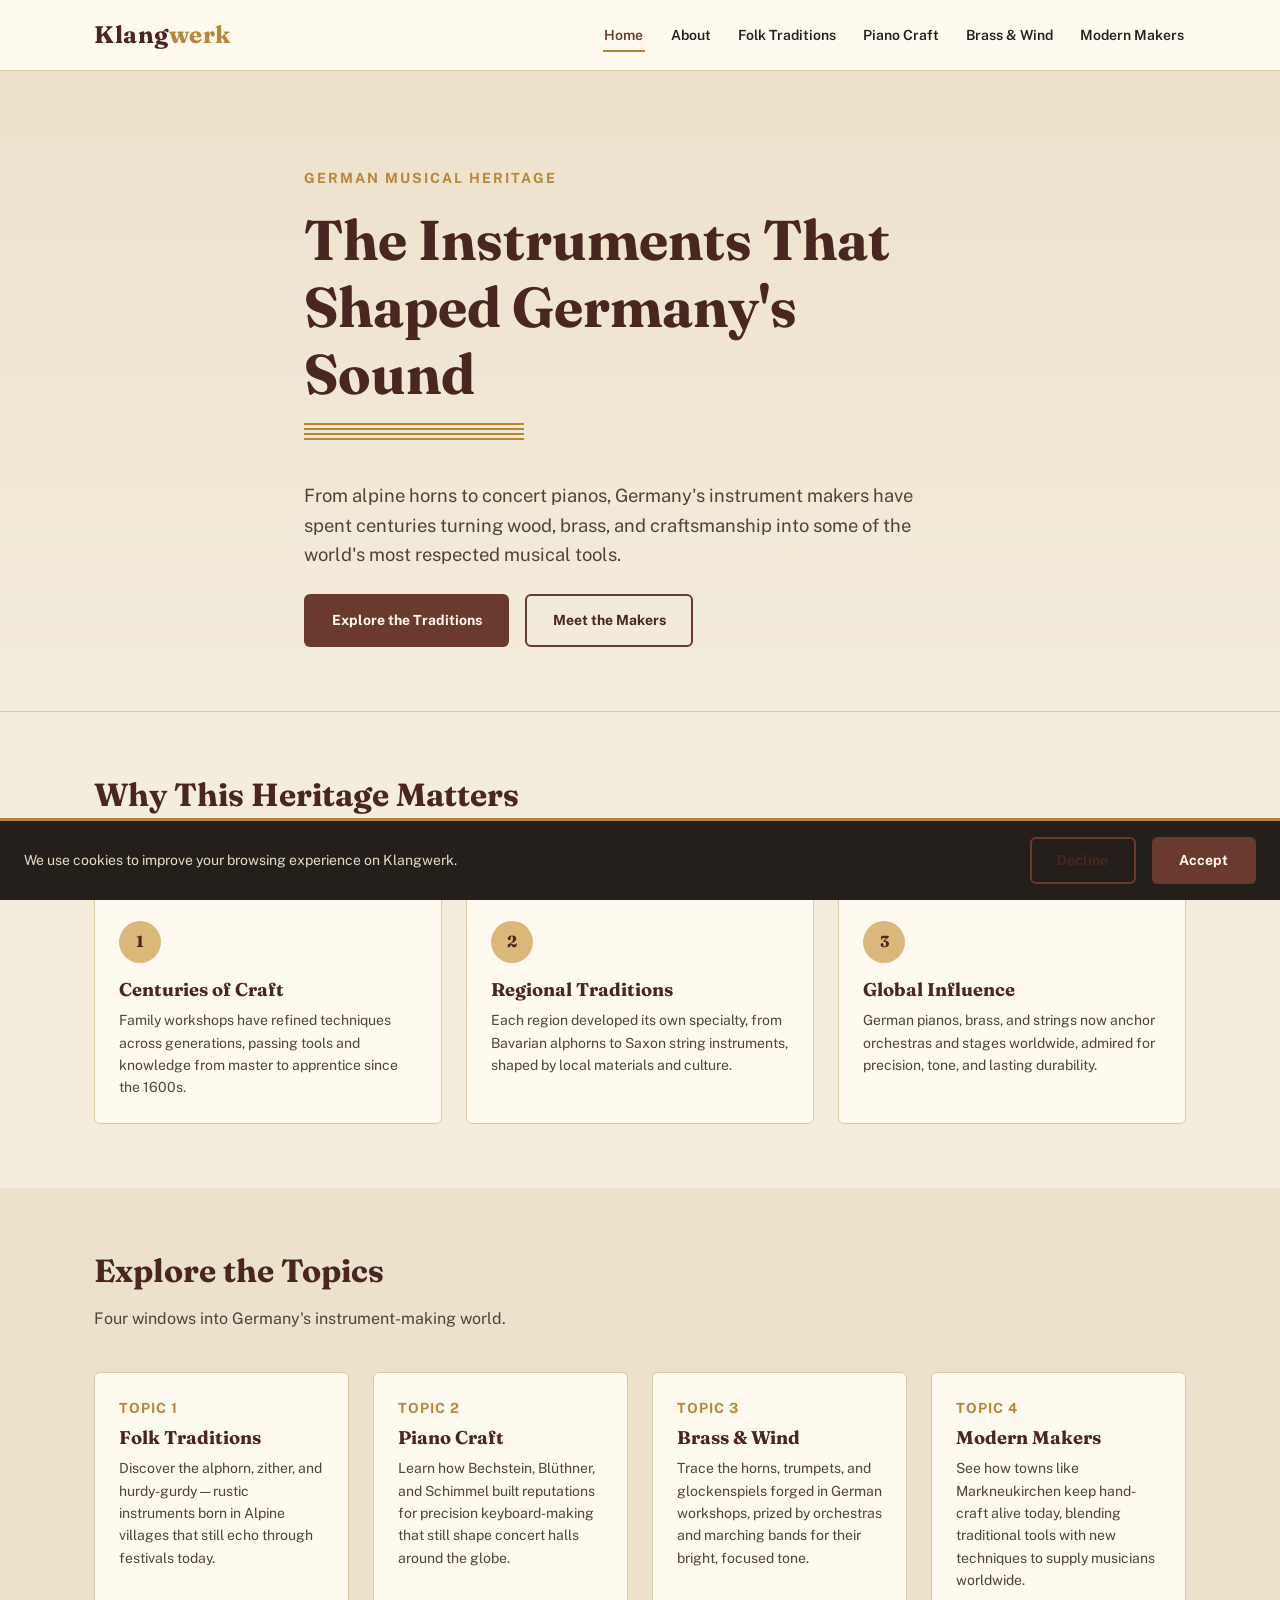
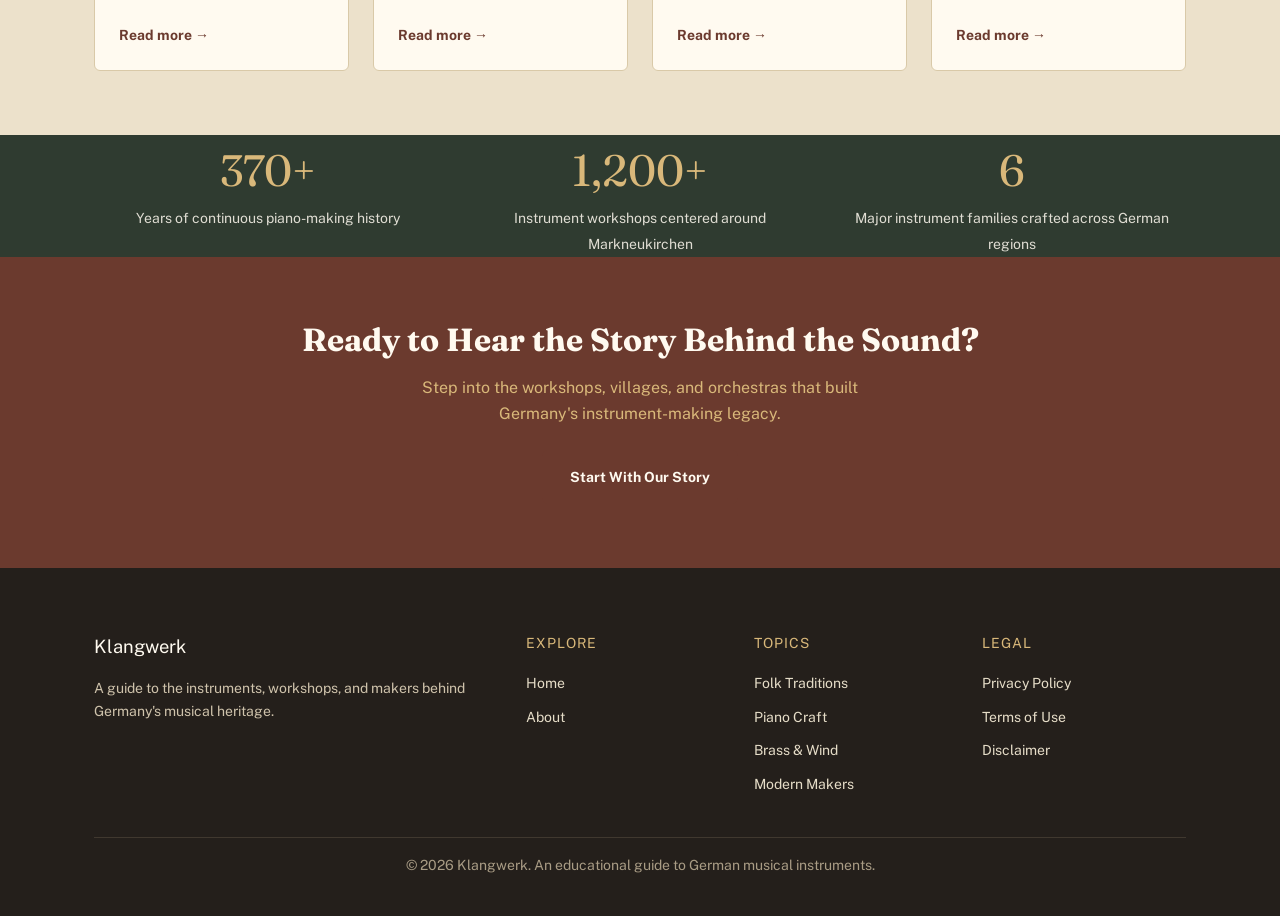
<file: index.html>
<!DOCTYPE html>
<html lang="en">
<head>
  <meta charset="UTF-8">
  <meta name="viewport" content="width=device-width, initial-scale=1.0">
  <title>Klangwerk — Musical Instruments of Germany</title>
  <meta name="description" content="Explore the folk instruments, piano workshops, brass traditions, and modern makers that define Germany's musical instrument heritage.">
  <link rel="stylesheet" href="assets/style.css">
</head>
<body>

  <header class="site-header">
    <div class="site-header__inner">
      <a href="index.html" class="site-header__logo">Klang<span>werk</span></a>
      <button class="nav-toggle" aria-label="Toggle navigation" aria-expanded="false">
        <span class="nav-toggle__bar"></span>
        <span class="nav-toggle__bar"></span>
        <span class="nav-toggle__bar"></span>
      </button>
      <nav class="site-nav" aria-label="Primary">
        <ul class="site-nav__list">
          <li><a href="index.html" class="site-nav__link">Home</a></li>
          <li><a href="about.html" class="site-nav__link">About</a></li>
          <li><a href="topic-1.html" class="site-nav__link">Folk Traditions</a></li>
          <li><a href="topic-2.html" class="site-nav__link">Piano Craft</a></li>
          <li><a href="topic-3.html" class="site-nav__link">Brass &amp; Wind</a></li>
          <li><a href="topic-4.html" class="site-nav__link">Modern Makers</a></li>
        </ul>
      </nav>
    </div>
  </header>

  <main id="main">

    <section class="hero">
      <div class="hero__inner">
        <p class="hero__eyebrow">German Musical Heritage</p>
        <h1 class="hero__title">The Instruments That Shaped Germany's Sound</h1>
        <div class="staff-divider" aria-hidden="true"></div>
        <p class="hero__subtitle">From alpine horns to concert pianos, Germany's instrument makers have spent centuries turning wood, brass, and craftsmanship into some of the world's most respected musical tools.</p>
        <div class="hero__actions">
          <a href="topic-1.html" class="btn btn--primary">Explore the Traditions</a>
          <a href="topic-4.html" class="btn btn--secondary">Meet the Makers</a>
        </div>
      </div>
    </section>

    <section class="section">
      <div class="container">
        <div class="section__header">
          <h2>Why This Heritage Matters</h2>
          <p>Three reasons German instrument-making has endured for generations.</p>
        </div>
        <div class="features__grid">
          <article class="feature-card">
            <div class="feature-card__badge">1</div>
            <h3 class="feature-card__title">Centuries of Craft</h3>
            <p class="feature-card__text">Family workshops have refined techniques across generations, passing tools and knowledge from master to apprentice since the 1600s.</p>
          </article>
          <article class="feature-card">
            <div class="feature-card__badge">2</div>
            <h3 class="feature-card__title">Regional Traditions</h3>
            <p class="feature-card__text">Each region developed its own specialty, from Bavarian alphorns to Saxon string instruments, shaped by local materials and culture.</p>
          </article>
          <article class="feature-card">
            <div class="feature-card__badge">3</div>
            <h3 class="feature-card__title">Global Influence</h3>
            <p class="feature-card__text">German pianos, brass, and strings now anchor orchestras and stages worldwide, admired for precision, tone, and lasting durability.</p>
          </article>
        </div>
      </div>
    </section>

    <section class="section section--alt">
      <div class="container">
        <div class="section__header">
          <h2>Explore the Topics</h2>
          <p>Four windows into Germany's instrument-making world.</p>
        </div>
        <div class="topics__grid">
          <article class="topic-card">
            <p class="topic-card__label">Topic 1</p>
            <h3 class="topic-card__title">Folk Traditions</h3>
            <p class="topic-card__text">Discover the alphorn, zither, and hurdy-gurdy — rustic instruments born in Alpine villages that still echo through festivals today.</p>
            <a href="topic-1.html" class="topic-card__link">Read more →</a>
          </article>
          <article class="topic-card">
            <p class="topic-card__label">Topic 2</p>
            <h3 class="topic-card__title">Piano Craft</h3>
            <p class="topic-card__text">Learn how Bechstein, Blüthner, and Schimmel built reputations for precision keyboard-making that still shape concert halls around the globe.</p>
            <a href="topic-2.html" class="topic-card__link">Read more →</a>
          </article>
          <article class="topic-card">
            <p class="topic-card__label">Topic 3</p>
            <h3 class="topic-card__title">Brass &amp; Wind</h3>
            <p class="topic-card__text">Trace the horns, trumpets, and glockenspiels forged in German workshops, prized by orchestras and marching bands for their bright, focused tone.</p>
            <a href="topic-3.html" class="topic-card__link">Read more →</a>
          </article>
          <article class="topic-card">
            <p class="topic-card__label">Topic 4</p>
            <h3 class="topic-card__title">Modern Makers</h3>
            <p class="topic-card__text">See how towns like Markneukirchen keep hand-craft alive today, blending traditional tools with new techniques to supply musicians worldwide.</p>
            <a href="topic-4.html" class="topic-card__link">Read more →</a>
          </article>
        </div>
      </div>
    </section>

    <section class="stats">
      <div class="container">
        <div class="stats__grid">
          <div class="stat">
            <span class="stat__number">370+</span>
            <span class="stat__label">Years of continuous piano-making history</span>
          </div>
          <div class="stat">
            <span class="stat__number">1,200+</span>
            <span class="stat__label">Instrument workshops centered around Markneukirchen</span>
          </div>
          <div class="stat">
            <span class="stat__number">6</span>
            <span class="stat__label">Major instrument families crafted across German regions</span>
          </div>
        </div>
      </div>
    </section>

    <section class="cta-band">
      <div class="container">
        <h2>Ready to Hear the Story Behind the Sound?</h2>
        <p>Step into the workshops, villages, and orchestras that built Germany's instrument-making legacy.</p>
        <a href="about.html" class="btn btn--primary">Start With Our Story</a>
      </div>
    </section>

  </main>

  <footer class="site-footer">
    <div class="container">
      <div class="site-footer__grid">
        <div>
          <p class="site-footer__title">Klangwerk</p>
          <p class="site-footer__text">A guide to the instruments, workshops, and makers behind Germany's musical heritage.</p>
        </div>
        <div>
          <p class="site-footer__heading">Explore</p>
          <ul class="site-footer__list">
            <li><a href="index.html" class="site-footer__link">Home</a></li>
            <li><a href="about.html" class="site-footer__link">About</a></li>
          </ul>
        </div>
        <div>
          <p class="site-footer__heading">Topics</p>
          <ul class="site-footer__list">
            <li><a href="topic-1.html" class="site-footer__link">Folk Traditions</a></li>
            <li><a href="topic-2.html" class="site-footer__link">Piano Craft</a></li>
            <li><a href="topic-3.html" class="site-footer__link">Brass &amp; Wind</a></li>
            <li><a href="topic-4.html" class="site-footer__link">Modern Makers</a></li>
          </ul>
        </div>
        <div>
          <p class="site-footer__heading">Legal</p>
          <ul class="site-footer__list">
            <li><a href="privacy.html" class="site-footer__link">Privacy Policy</a></li>
            <li><a href="terms.html" class="site-footer__link">Terms of Use</a></li>
            <li><a href="disclaimer.html" class="site-footer__link">Disclaimer</a></li>
          </ul>
        </div>
      </div>
      <p class="site-footer__bottom">© 2026 Klangwerk. An educational guide to German musical instruments.</p>
    </div>
  </footer>

  <div class="cookie-banner" role="dialog" aria-live="polite">
    <p class="cookie-banner__text">We use cookies to improve your browsing experience on Klangwerk.</p>
    <div class="cookie-banner__actions">
      <button class="btn btn--secondary js-cookie-decline">Decline</button>
      <button class="btn btn--primary js-cookie-accept">Accept</button>
    </div>
  </div>

  <script src="assets/script.js"></script>
</body>
</html>
</file>
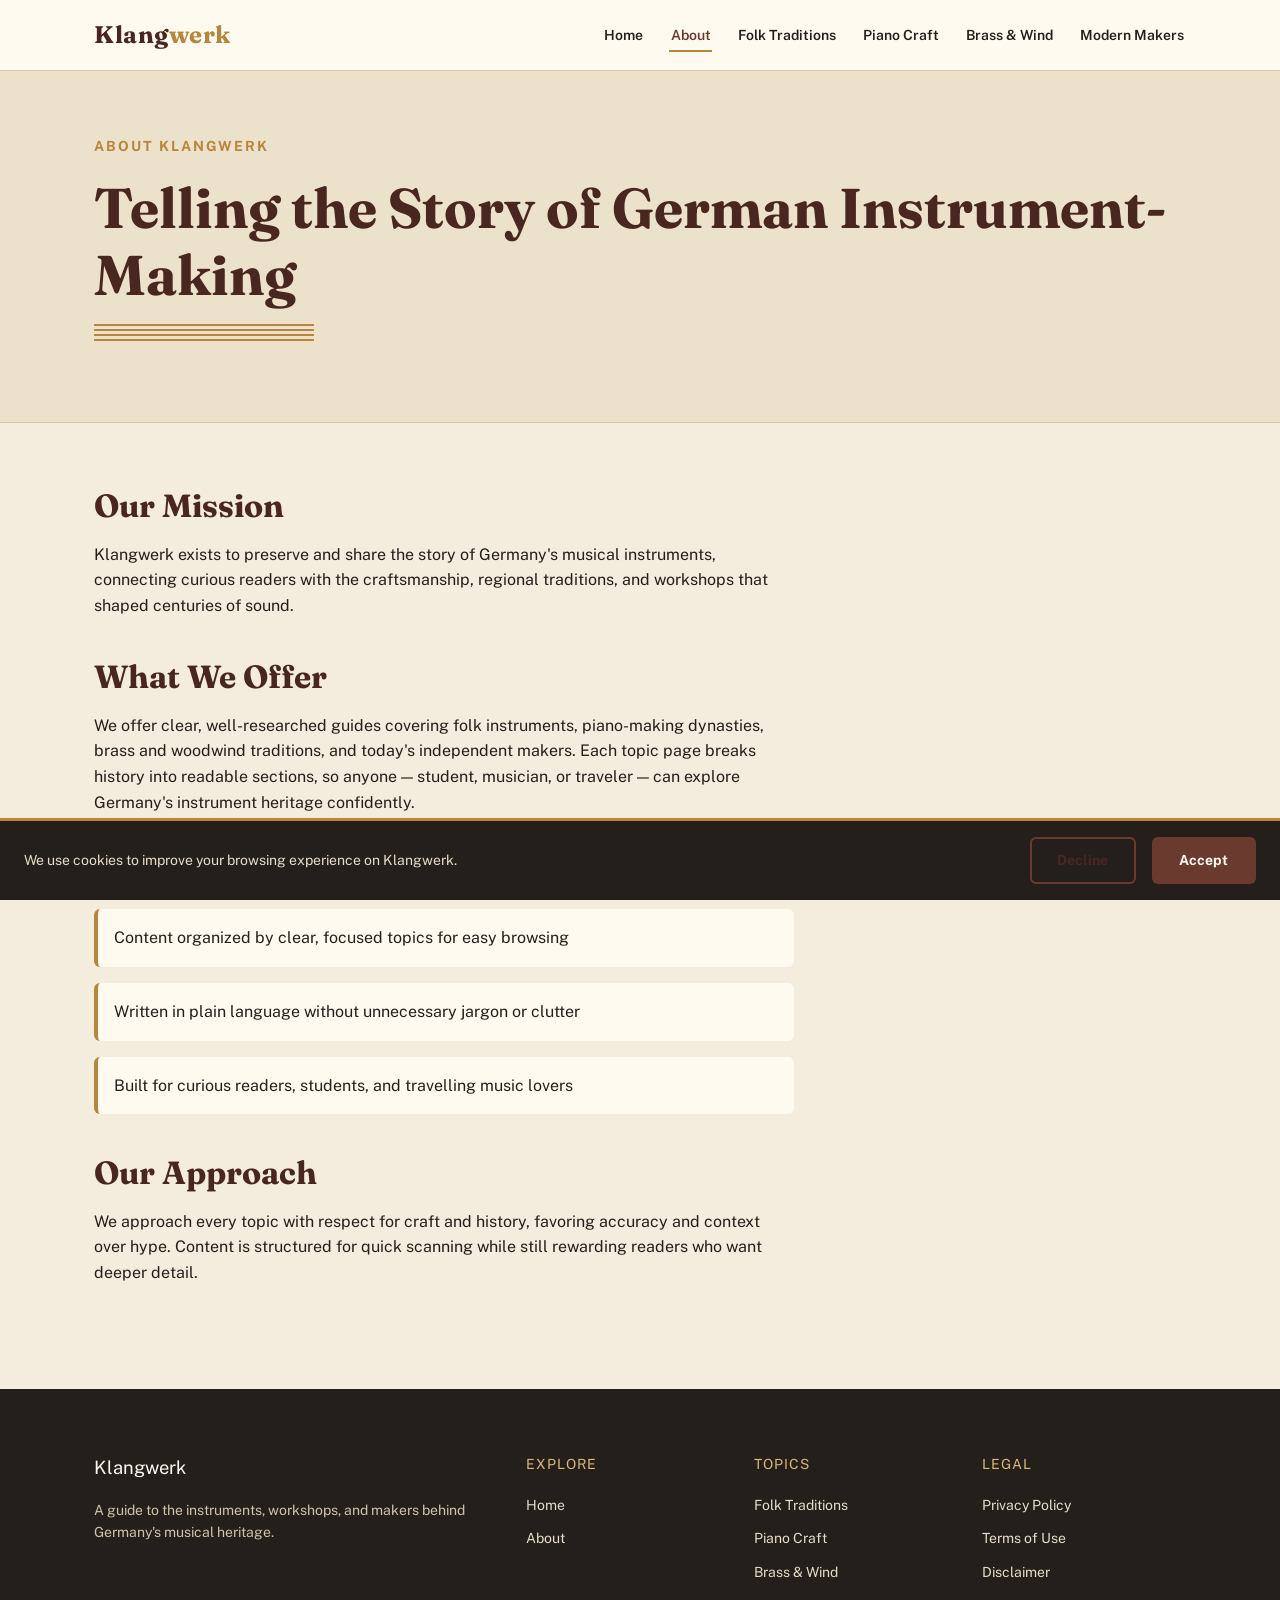
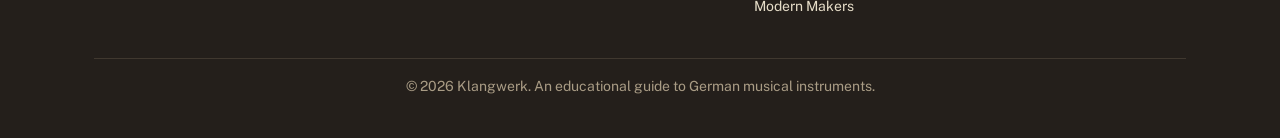
<file: about.html>
<!DOCTYPE html>
<html lang="en">
<head>
  <meta charset="UTF-8">
  <meta name="viewport" content="width=device-width, initial-scale=1.0">
  <title>About Klangwerk — Musical Instruments of Germany</title>
  <meta name="description" content="Learn about Klangwerk's mission to document Germany's musical instrument heritage, from folk traditions to modern craftsmanship.">
  <link rel="stylesheet" href="assets/style.css">
</head>
<body>

  <header class="site-header">
    <div class="site-header__inner">
      <a href="index.html" class="site-header__logo">Klang<span>werk</span></a>
      <button class="nav-toggle" aria-label="Toggle navigation" aria-expanded="false">
        <span class="nav-toggle__bar"></span>
        <span class="nav-toggle__bar"></span>
        <span class="nav-toggle__bar"></span>
      </button>
      <nav class="site-nav" aria-label="Primary">
        <ul class="site-nav__list">
          <li><a href="index.html" class="site-nav__link">Home</a></li>
          <li><a href="about.html" class="site-nav__link">About</a></li>
          <li><a href="topic-1.html" class="site-nav__link">Folk Traditions</a></li>
          <li><a href="topic-2.html" class="site-nav__link">Piano Craft</a></li>
          <li><a href="topic-3.html" class="site-nav__link">Brass &amp; Wind</a></li>
          <li><a href="topic-4.html" class="site-nav__link">Modern Makers</a></li>
        </ul>
      </nav>
    </div>
  </header>

  <main id="main">
    <section class="page-header">
      <div class="container">
        <p class="page-header__eyebrow">About Klangwerk</p>
        <h1>Telling the Story of German Instrument-Making</h1>
        <div class="staff-divider" aria-hidden="true"></div>
      </div>
    </section>

    <section class="article">
      <div class="container">

        <div class="about-block">
          <h2>Our Mission</h2>
          <p>Klangwerk exists to preserve and share the story of Germany's musical instruments, connecting curious readers with the craftsmanship, regional traditions, and workshops that shaped centuries of sound.</p>
        </div>

        <div class="about-block">
          <h2>What We Offer</h2>
          <p>We offer clear, well-researched guides covering folk instruments, piano-making dynasties, brass and woodwind traditions, and today's independent makers. Each topic page breaks history into readable sections, so anyone — student, musician, or traveler — can explore Germany's instrument heritage confidently.</p>
        </div>

        <div class="about-block">
          <h2>Why Choose Us</h2>
          <ul class="about__bullets">
            <li>Content organized by clear, focused topics for easy browsing</li>
            <li>Written in plain language without unnecessary jargon or clutter</li>
            <li>Built for curious readers, students, and travelling music lovers</li>
          </ul>
        </div>

        <div class="about-block">
          <h2>Our Approach</h2>
          <p>We approach every topic with respect for craft and history, favoring accuracy and context over hype. Content is structured for quick scanning while still rewarding readers who want deeper detail.</p>
        </div>

      </div>
    </section>
  </main>

  <footer class="site-footer">
    <div class="container">
      <div class="site-footer__grid">
        <div>
          <p class="site-footer__title">Klangwerk</p>
          <p class="site-footer__text">A guide to the instruments, workshops, and makers behind Germany's musical heritage.</p>
        </div>
        <div>
          <p class="site-footer__heading">Explore</p>
          <ul class="site-footer__list">
            <li><a href="index.html" class="site-footer__link">Home</a></li>
            <li><a href="about.html" class="site-footer__link">About</a></li>
          </ul>
        </div>
        <div>
          <p class="site-footer__heading">Topics</p>
          <ul class="site-footer__list">
            <li><a href="topic-1.html" class="site-footer__link">Folk Traditions</a></li>
            <li><a href="topic-2.html" class="site-footer__link">Piano Craft</a></li>
            <li><a href="topic-3.html" class="site-footer__link">Brass &amp; Wind</a></li>
            <li><a href="topic-4.html" class="site-footer__link">Modern Makers</a></li>
          </ul>
        </div>
        <div>
          <p class="site-footer__heading">Legal</p>
          <ul class="site-footer__list">
            <li><a href="privacy.html" class="site-footer__link">Privacy Policy</a></li>
            <li><a href="terms.html" class="site-footer__link">Terms of Use</a></li>
            <li><a href="disclaimer.html" class="site-footer__link">Disclaimer</a></li>
          </ul>
        </div>
      </div>
      <p class="site-footer__bottom">© 2026 Klangwerk. An educational guide to German musical instruments.</p>
    </div>
  </footer>

  <div class="cookie-banner" role="dialog" aria-live="polite">
    <p class="cookie-banner__text">We use cookies to improve your browsing experience on Klangwerk.</p>
    <div class="cookie-banner__actions">
      <button class="btn btn--secondary js-cookie-decline">Decline</button>
      <button class="btn btn--primary js-cookie-accept">Accept</button>
    </div>
  </div>

  <script src="assets/script.js"></script>
</body>
</html>
</file>
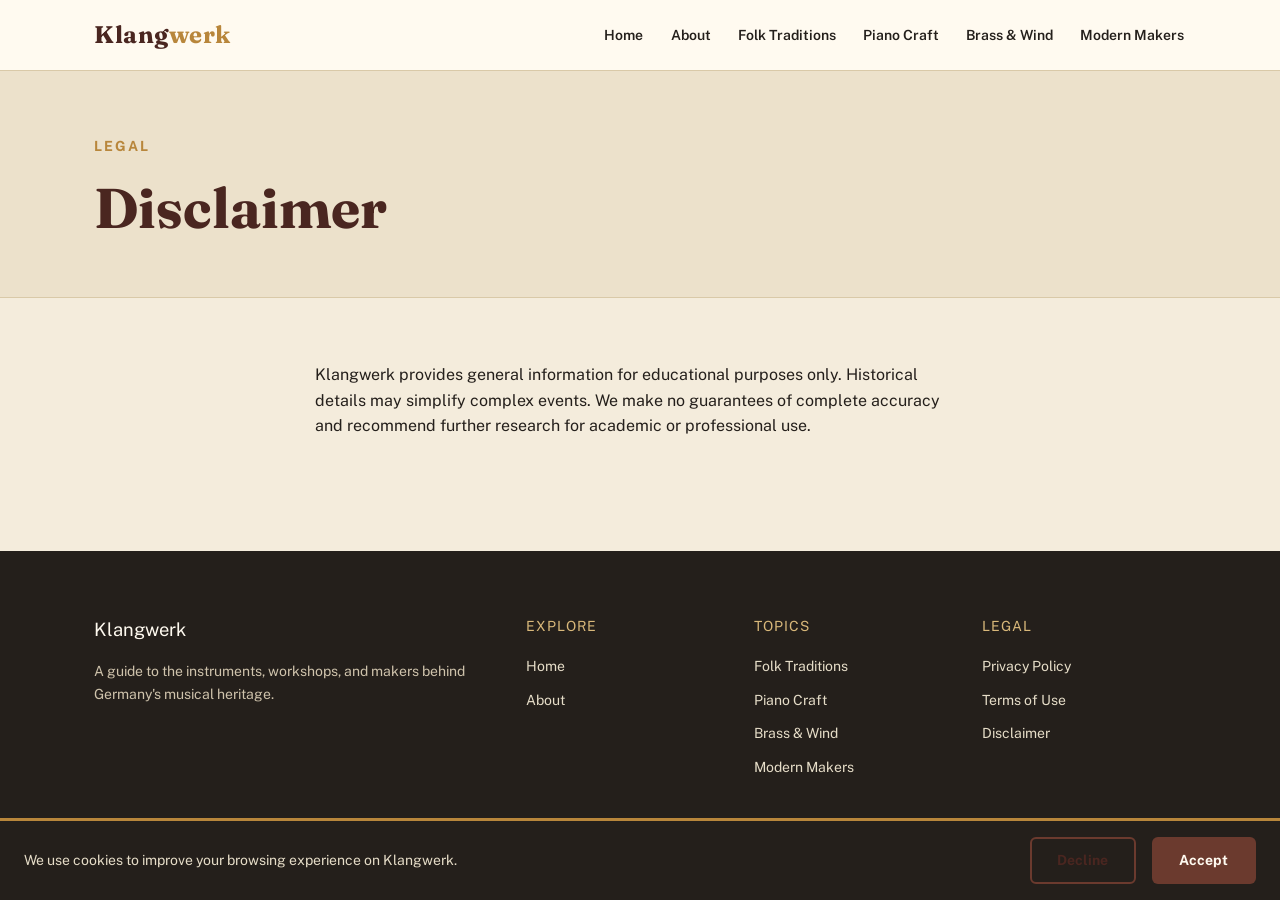
<file: disclaimer.html>
<!DOCTYPE html>
<html lang="en">
<head>
  <meta charset="UTF-8">
  <meta name="viewport" content="width=device-width, initial-scale=1.0">
  <title>Disclaimer — Klangwerk</title>
  <meta name="description" content="Klangwerk's disclaimer summary.">
  <link rel="stylesheet" href="assets/style.css">
</head>
<body>

  <header class="site-header">
    <div class="site-header__inner">
      <a href="index.html" class="site-header__logo">Klang<span>werk</span></a>
      <button class="nav-toggle" aria-label="Toggle navigation" aria-expanded="false">
        <span class="nav-toggle__bar"></span>
        <span class="nav-toggle__bar"></span>
        <span class="nav-toggle__bar"></span>
      </button>
      <nav class="site-nav" aria-label="Primary">
        <ul class="site-nav__list">
          <li><a href="index.html" class="site-nav__link">Home</a></li>
          <li><a href="about.html" class="site-nav__link">About</a></li>
          <li><a href="topic-1.html" class="site-nav__link">Folk Traditions</a></li>
          <li><a href="topic-2.html" class="site-nav__link">Piano Craft</a></li>
          <li><a href="topic-3.html" class="site-nav__link">Brass &amp; Wind</a></li>
          <li><a href="topic-4.html" class="site-nav__link">Modern Makers</a></li>
        </ul>
      </nav>
    </div>
  </header>

  <main id="main">
    <section class="page-header">
      <div class="container">
        <p class="page-header__eyebrow">Legal</p>
        <h1>Disclaimer</h1>
      </div>
    </section>
    <section class="legal container">
      <p>Klangwerk provides general information for educational purposes only. Historical details may simplify complex events. We make no guarantees of complete accuracy and recommend further research for academic or professional use.</p>
    </section>
  </main>

  <footer class="site-footer">
    <div class="container">
      <div class="site-footer__grid">
        <div>
          <p class="site-footer__title">Klangwerk</p>
          <p class="site-footer__text">A guide to the instruments, workshops, and makers behind Germany's musical heritage.</p>
        </div>
        <div>
          <p class="site-footer__heading">Explore</p>
          <ul class="site-footer__list">
            <li><a href="index.html" class="site-footer__link">Home</a></li>
            <li><a href="about.html" class="site-footer__link">About</a></li>
          </ul>
        </div>
        <div>
          <p class="site-footer__heading">Topics</p>
          <ul class="site-footer__list">
            <li><a href="topic-1.html" class="site-footer__link">Folk Traditions</a></li>
            <li><a href="topic-2.html" class="site-footer__link">Piano Craft</a></li>
            <li><a href="topic-3.html" class="site-footer__link">Brass &amp; Wind</a></li>
            <li><a href="topic-4.html" class="site-footer__link">Modern Makers</a></li>
          </ul>
        </div>
        <div>
          <p class="site-footer__heading">Legal</p>
          <ul class="site-footer__list">
            <li><a href="privacy.html" class="site-footer__link">Privacy Policy</a></li>
            <li><a href="terms.html" class="site-footer__link">Terms of Use</a></li>
            <li><a href="disclaimer.html" class="site-footer__link">Disclaimer</a></li>
          </ul>
        </div>
      </div>
      <p class="site-footer__bottom">© 2026 Klangwerk. An educational guide to German musical instruments.</p>
    </div>
  </footer>

  <div class="cookie-banner" role="dialog" aria-live="polite">
    <p class="cookie-banner__text">We use cookies to improve your browsing experience on Klangwerk.</p>
    <div class="cookie-banner__actions">
      <button class="btn btn--secondary js-cookie-decline">Decline</button>
      <button class="btn btn--primary js-cookie-accept">Accept</button>
    </div>
  </div>

  <script src="assets/script.js"></script>
</body>
</html>
</file>
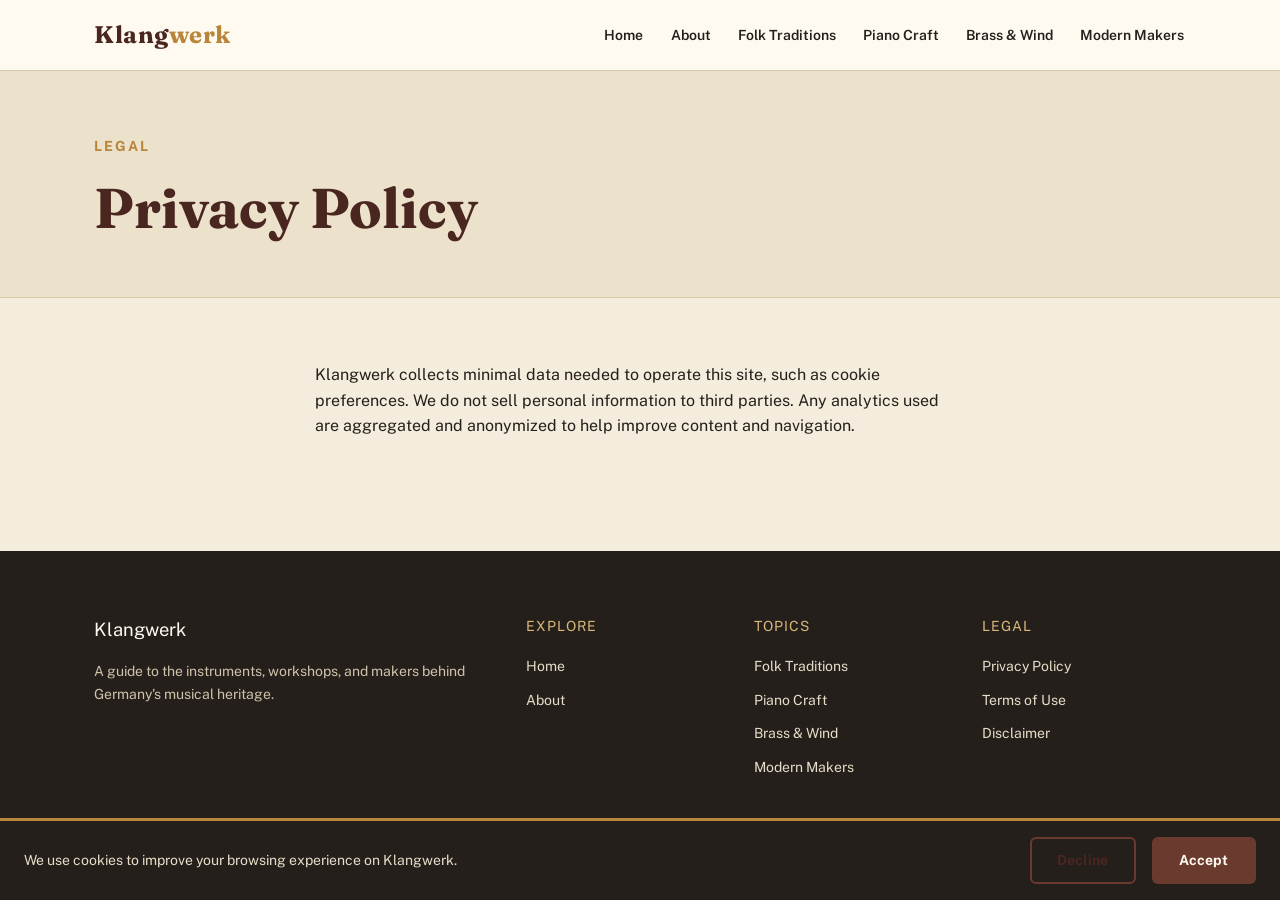
<file: privacy.html>
<!DOCTYPE html>
<html lang="en">
<head>
  <meta charset="UTF-8">
  <meta name="viewport" content="width=device-width, initial-scale=1.0">
  <title>Privacy Policy — Klangwerk</title>
  <meta name="description" content="Klangwerk's privacy policy summary.">
  <link rel="stylesheet" href="assets/style.css">
</head>
<body>

  <header class="site-header">
    <div class="site-header__inner">
      <a href="index.html" class="site-header__logo">Klang<span>werk</span></a>
      <button class="nav-toggle" aria-label="Toggle navigation" aria-expanded="false">
        <span class="nav-toggle__bar"></span>
        <span class="nav-toggle__bar"></span>
        <span class="nav-toggle__bar"></span>
      </button>
      <nav class="site-nav" aria-label="Primary">
        <ul class="site-nav__list">
          <li><a href="index.html" class="site-nav__link">Home</a></li>
          <li><a href="about.html" class="site-nav__link">About</a></li>
          <li><a href="topic-1.html" class="site-nav__link">Folk Traditions</a></li>
          <li><a href="topic-2.html" class="site-nav__link">Piano Craft</a></li>
          <li><a href="topic-3.html" class="site-nav__link">Brass &amp; Wind</a></li>
          <li><a href="topic-4.html" class="site-nav__link">Modern Makers</a></li>
        </ul>
      </nav>
    </div>
  </header>

  <main id="main">
    <section class="page-header">
      <div class="container">
        <p class="page-header__eyebrow">Legal</p>
        <h1>Privacy Policy</h1>
      </div>
    </section>
    <section class="legal container">
      <p>Klangwerk collects minimal data needed to operate this site, such as cookie preferences. We do not sell personal information to third parties. Any analytics used are aggregated and anonymized to help improve content and navigation.</p>
    </section>
  </main>

  <footer class="site-footer">
    <div class="container">
      <div class="site-footer__grid">
        <div>
          <p class="site-footer__title">Klangwerk</p>
          <p class="site-footer__text">A guide to the instruments, workshops, and makers behind Germany's musical heritage.</p>
        </div>
        <div>
          <p class="site-footer__heading">Explore</p>
          <ul class="site-footer__list">
            <li><a href="index.html" class="site-footer__link">Home</a></li>
            <li><a href="about.html" class="site-footer__link">About</a></li>
          </ul>
        </div>
        <div>
          <p class="site-footer__heading">Topics</p>
          <ul class="site-footer__list">
            <li><a href="topic-1.html" class="site-footer__link">Folk Traditions</a></li>
            <li><a href="topic-2.html" class="site-footer__link">Piano Craft</a></li>
            <li><a href="topic-3.html" class="site-footer__link">Brass &amp; Wind</a></li>
            <li><a href="topic-4.html" class="site-footer__link">Modern Makers</a></li>
          </ul>
        </div>
        <div>
          <p class="site-footer__heading">Legal</p>
          <ul class="site-footer__list">
            <li><a href="privacy.html" class="site-footer__link">Privacy Policy</a></li>
            <li><a href="terms.html" class="site-footer__link">Terms of Use</a></li>
            <li><a href="disclaimer.html" class="site-footer__link">Disclaimer</a></li>
          </ul>
        </div>
      </div>
      <p class="site-footer__bottom">© 2026 Klangwerk. An educational guide to German musical instruments.</p>
    </div>
  </footer>

  <div class="cookie-banner" role="dialog" aria-live="polite">
    <p class="cookie-banner__text">We use cookies to improve your browsing experience on Klangwerk.</p>
    <div class="cookie-banner__actions">
      <button class="btn btn--secondary js-cookie-decline">Decline</button>
      <button class="btn btn--primary js-cookie-accept">Accept</button>
    </div>
  </div>

  <script src="assets/script.js"></script>
</body>
</html>
</file>
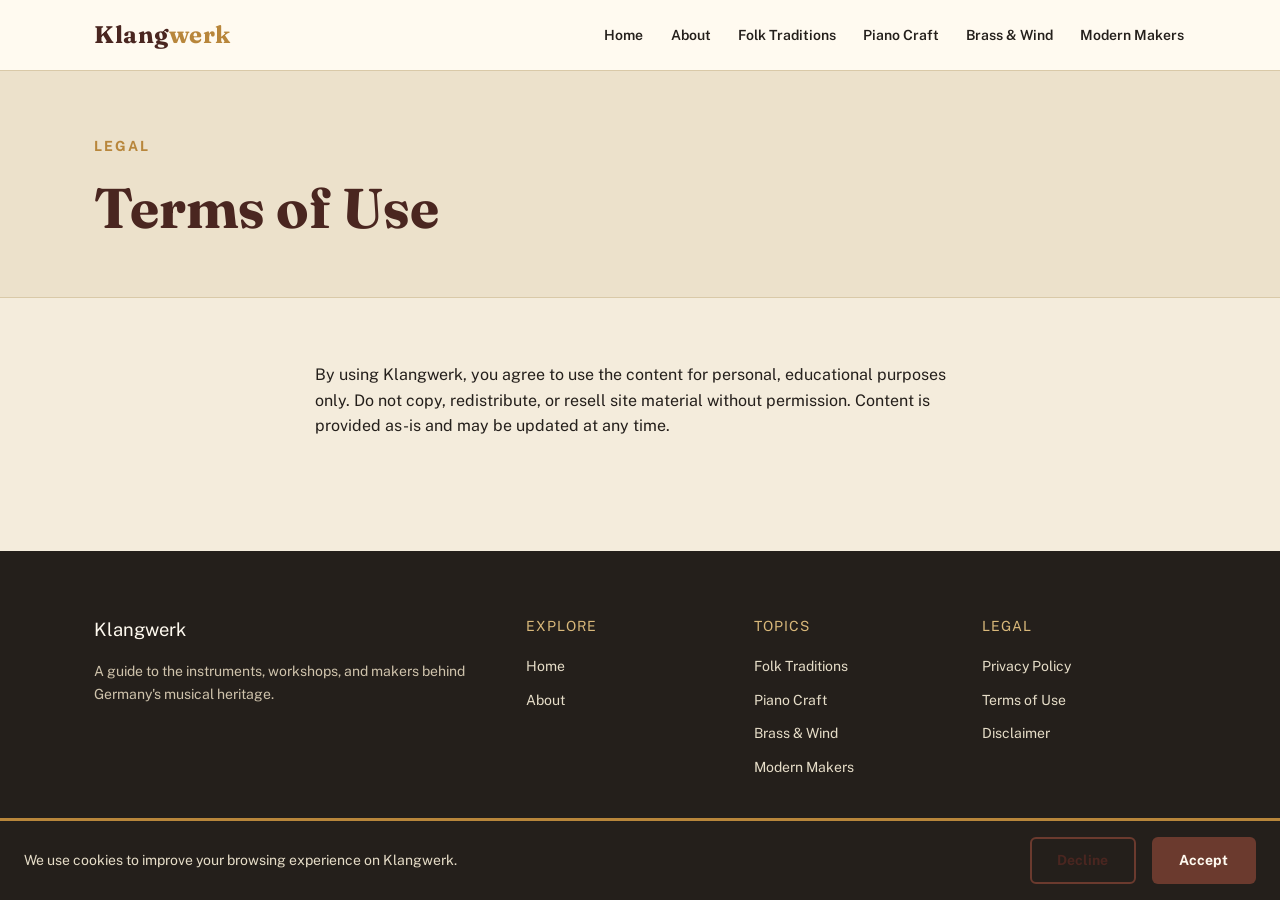
<file: terms.html>
<!DOCTYPE html>
<html lang="en">
<head>
  <meta charset="UTF-8">
  <meta name="viewport" content="width=device-width, initial-scale=1.0">
  <title>Terms of Use — Klangwerk</title>
  <meta name="description" content="Klangwerk's terms of use summary.">
  <link rel="stylesheet" href="assets/style.css">
</head>
<body>

  <header class="site-header">
    <div class="site-header__inner">
      <a href="index.html" class="site-header__logo">Klang<span>werk</span></a>
      <button class="nav-toggle" aria-label="Toggle navigation" aria-expanded="false">
        <span class="nav-toggle__bar"></span>
        <span class="nav-toggle__bar"></span>
        <span class="nav-toggle__bar"></span>
      </button>
      <nav class="site-nav" aria-label="Primary">
        <ul class="site-nav__list">
          <li><a href="index.html" class="site-nav__link">Home</a></li>
          <li><a href="about.html" class="site-nav__link">About</a></li>
          <li><a href="topic-1.html" class="site-nav__link">Folk Traditions</a></li>
          <li><a href="topic-2.html" class="site-nav__link">Piano Craft</a></li>
          <li><a href="topic-3.html" class="site-nav__link">Brass &amp; Wind</a></li>
          <li><a href="topic-4.html" class="site-nav__link">Modern Makers</a></li>
        </ul>
      </nav>
    </div>
  </header>

  <main id="main">
    <section class="page-header">
      <div class="container">
        <p class="page-header__eyebrow">Legal</p>
        <h1>Terms of Use</h1>
      </div>
    </section>
    <section class="legal container">
      <p>By using Klangwerk, you agree to use the content for personal, educational purposes only. Do not copy, redistribute, or resell site material without permission. Content is provided as-is and may be updated at any time.</p>
    </section>
  </main>

  <footer class="site-footer">
    <div class="container">
      <div class="site-footer__grid">
        <div>
          <p class="site-footer__title">Klangwerk</p>
          <p class="site-footer__text">A guide to the instruments, workshops, and makers behind Germany's musical heritage.</p>
        </div>
        <div>
          <p class="site-footer__heading">Explore</p>
          <ul class="site-footer__list">
            <li><a href="index.html" class="site-footer__link">Home</a></li>
            <li><a href="about.html" class="site-footer__link">About</a></li>
          </ul>
        </div>
        <div>
          <p class="site-footer__heading">Topics</p>
          <ul class="site-footer__list">
            <li><a href="topic-1.html" class="site-footer__link">Folk Traditions</a></li>
            <li><a href="topic-2.html" class="site-footer__link">Piano Craft</a></li>
            <li><a href="topic-3.html" class="site-footer__link">Brass &amp; Wind</a></li>
            <li><a href="topic-4.html" class="site-footer__link">Modern Makers</a></li>
          </ul>
        </div>
        <div>
          <p class="site-footer__heading">Legal</p>
          <ul class="site-footer__list">
            <li><a href="privacy.html" class="site-footer__link">Privacy Policy</a></li>
            <li><a href="terms.html" class="site-footer__link">Terms of Use</a></li>
            <li><a href="disclaimer.html" class="site-footer__link">Disclaimer</a></li>
          </ul>
        </div>
      </div>
      <p class="site-footer__bottom">© 2026 Klangwerk. An educational guide to German musical instruments.</p>
    </div>
  </footer>

  <div class="cookie-banner" role="dialog" aria-live="polite">
    <p class="cookie-banner__text">We use cookies to improve your browsing experience on Klangwerk.</p>
    <div class="cookie-banner__actions">
      <button class="btn btn--secondary js-cookie-decline">Decline</button>
      <button class="btn btn--primary js-cookie-accept">Accept</button>
    </div>
  </div>

  <script src="assets/script.js"></script>
</body>
</html>
</file>
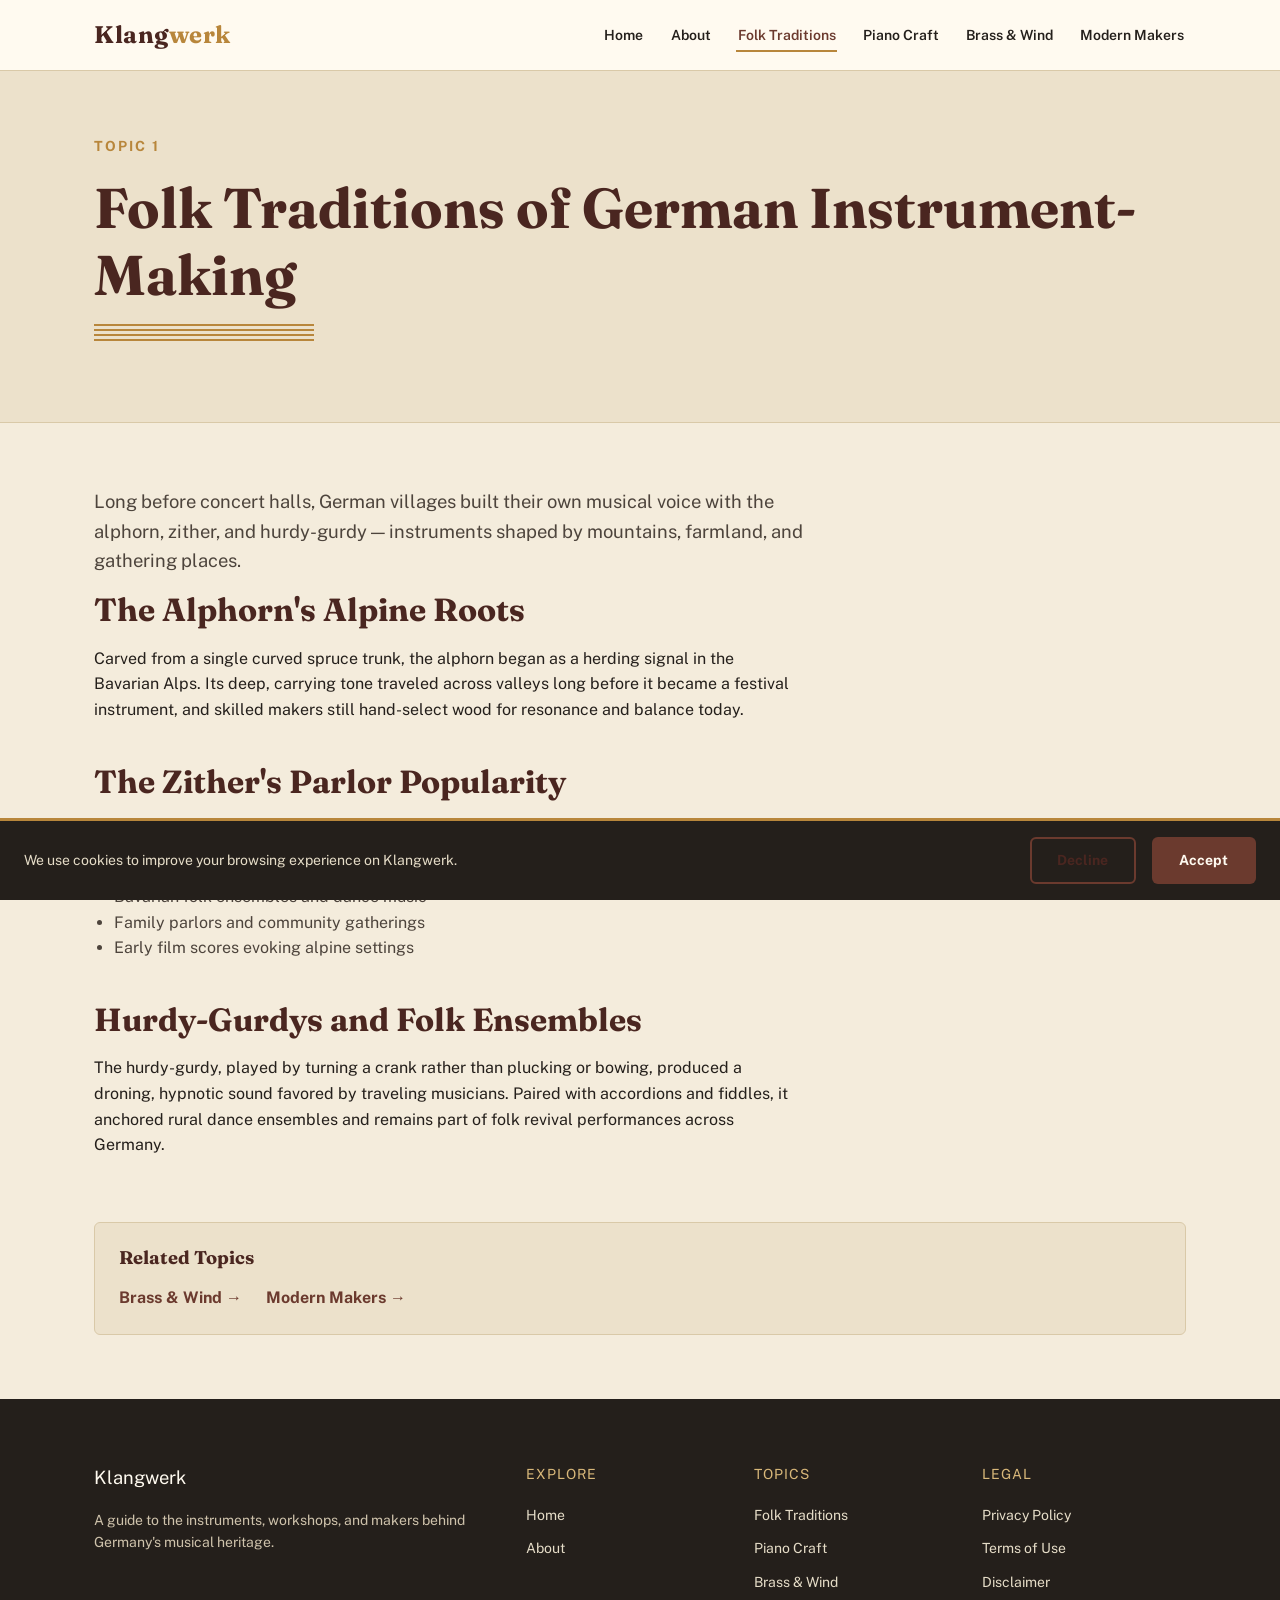
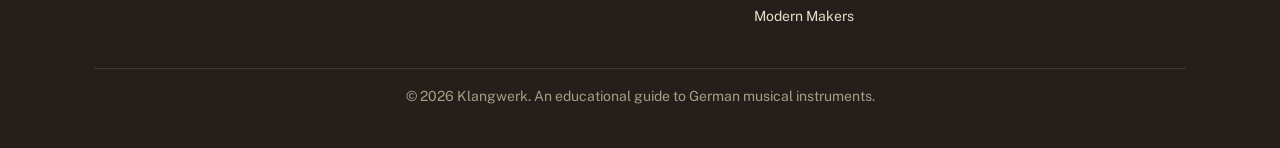
<file: topic-1.html>
<!DOCTYPE html>
<html lang="en">
<head>
  <meta charset="UTF-8">
  <meta name="viewport" content="width=device-width, initial-scale=1.0">
  <title>Folk Traditions — Musical Instruments of Germany</title>
  <meta name="description" content="Explore the alphorn, zither, and hurdy-gurdy, the rustic folk instruments born in German villages and Alpine communities.">
  <link rel="stylesheet" href="assets/style.css">
</head>
<body>

  <header class="site-header">
    <div class="site-header__inner">
      <a href="index.html" class="site-header__logo">Klang<span>werk</span></a>
      <button class="nav-toggle" aria-label="Toggle navigation" aria-expanded="false">
        <span class="nav-toggle__bar"></span>
        <span class="nav-toggle__bar"></span>
        <span class="nav-toggle__bar"></span>
      </button>
      <nav class="site-nav" aria-label="Primary">
        <ul class="site-nav__list">
          <li><a href="index.html" class="site-nav__link">Home</a></li>
          <li><a href="about.html" class="site-nav__link">About</a></li>
          <li><a href="topic-1.html" class="site-nav__link">Folk Traditions</a></li>
          <li><a href="topic-2.html" class="site-nav__link">Piano Craft</a></li>
          <li><a href="topic-3.html" class="site-nav__link">Brass &amp; Wind</a></li>
          <li><a href="topic-4.html" class="site-nav__link">Modern Makers</a></li>
        </ul>
      </nav>
    </div>
  </header>

  <main id="main">
    <section class="page-header">
      <div class="container">
        <p class="page-header__eyebrow">Topic 1</p>
        <h1>Folk Traditions of German Instrument-Making</h1>
        <div class="staff-divider" aria-hidden="true"></div>
      </div>
    </section>

    <section class="article">
      <div class="container">
        <p class="article__intro">Long before concert halls, German villages built their own musical voice with the alphorn, zither, and hurdy-gurdy — instruments shaped by mountains, farmland, and gathering places.</p>

        <div class="article__section">
          <h2>The Alphorn's Alpine Roots</h2>
          <p>Carved from a single curved spruce trunk, the alphorn began as a herding signal in the Bavarian Alps. Its deep, carrying tone traveled across valleys long before it became a festival instrument, and skilled makers still hand-select wood for resonance and balance today.</p>
        </div>

        <div class="article__section">
          <h2>The Zither's Parlor Popularity</h2>
          <p>The zither rose from folk fiddler roots into a beloved home instrument during the 1800s. Its flat body and multiple strings suited both melody and accompaniment, making it a fixture in:</p>
          <ul>
            <li>Bavarian folk ensembles and dance music</li>
            <li>Family parlors and community gatherings</li>
            <li>Early film scores evoking alpine settings</li>
          </ul>
        </div>

        <div class="article__section">
          <h2>Hurdy-Gurdys and Folk Ensembles</h2>
          <p>The hurdy-gurdy, played by turning a crank rather than plucking or bowing, produced a droning, hypnotic sound favored by traveling musicians. Paired with accordions and fiddles, it anchored rural dance ensembles and remains part of folk revival performances across Germany.</p>
        </div>

        <div class="related">
          <h2 class="related__title">Related Topics</h2>
          <ul class="related__list">
            <li><a href="topic-3.html" class="related__link">Brass &amp; Wind →</a></li>
            <li><a href="topic-4.html" class="related__link">Modern Makers →</a></li>
          </ul>
        </div>
      </div>
    </section>
  </main>

  <footer class="site-footer">
    <div class="container">
      <div class="site-footer__grid">
        <div>
          <p class="site-footer__title">Klangwerk</p>
          <p class="site-footer__text">A guide to the instruments, workshops, and makers behind Germany's musical heritage.</p>
        </div>
        <div>
          <p class="site-footer__heading">Explore</p>
          <ul class="site-footer__list">
            <li><a href="index.html" class="site-footer__link">Home</a></li>
            <li><a href="about.html" class="site-footer__link">About</a></li>
          </ul>
        </div>
        <div>
          <p class="site-footer__heading">Topics</p>
          <ul class="site-footer__list">
            <li><a href="topic-1.html" class="site-footer__link">Folk Traditions</a></li>
            <li><a href="topic-2.html" class="site-footer__link">Piano Craft</a></li>
            <li><a href="topic-3.html" class="site-footer__link">Brass &amp; Wind</a></li>
            <li><a href="topic-4.html" class="site-footer__link">Modern Makers</a></li>
          </ul>
        </div>
        <div>
          <p class="site-footer__heading">Legal</p>
          <ul class="site-footer__list">
            <li><a href="privacy.html" class="site-footer__link">Privacy Policy</a></li>
            <li><a href="terms.html" class="site-footer__link">Terms of Use</a></li>
            <li><a href="disclaimer.html" class="site-footer__link">Disclaimer</a></li>
          </ul>
        </div>
      </div>
      <p class="site-footer__bottom">© 2026 Klangwerk. An educational guide to German musical instruments.</p>
    </div>
  </footer>

  <div class="cookie-banner" role="dialog" aria-live="polite">
    <p class="cookie-banner__text">We use cookies to improve your browsing experience on Klangwerk.</p>
    <div class="cookie-banner__actions">
      <button class="btn btn--secondary js-cookie-decline">Decline</button>
      <button class="btn btn--primary js-cookie-accept">Accept</button>
    </div>
  </div>

  <script src="assets/script.js"></script>
</body>
</html>
</file>
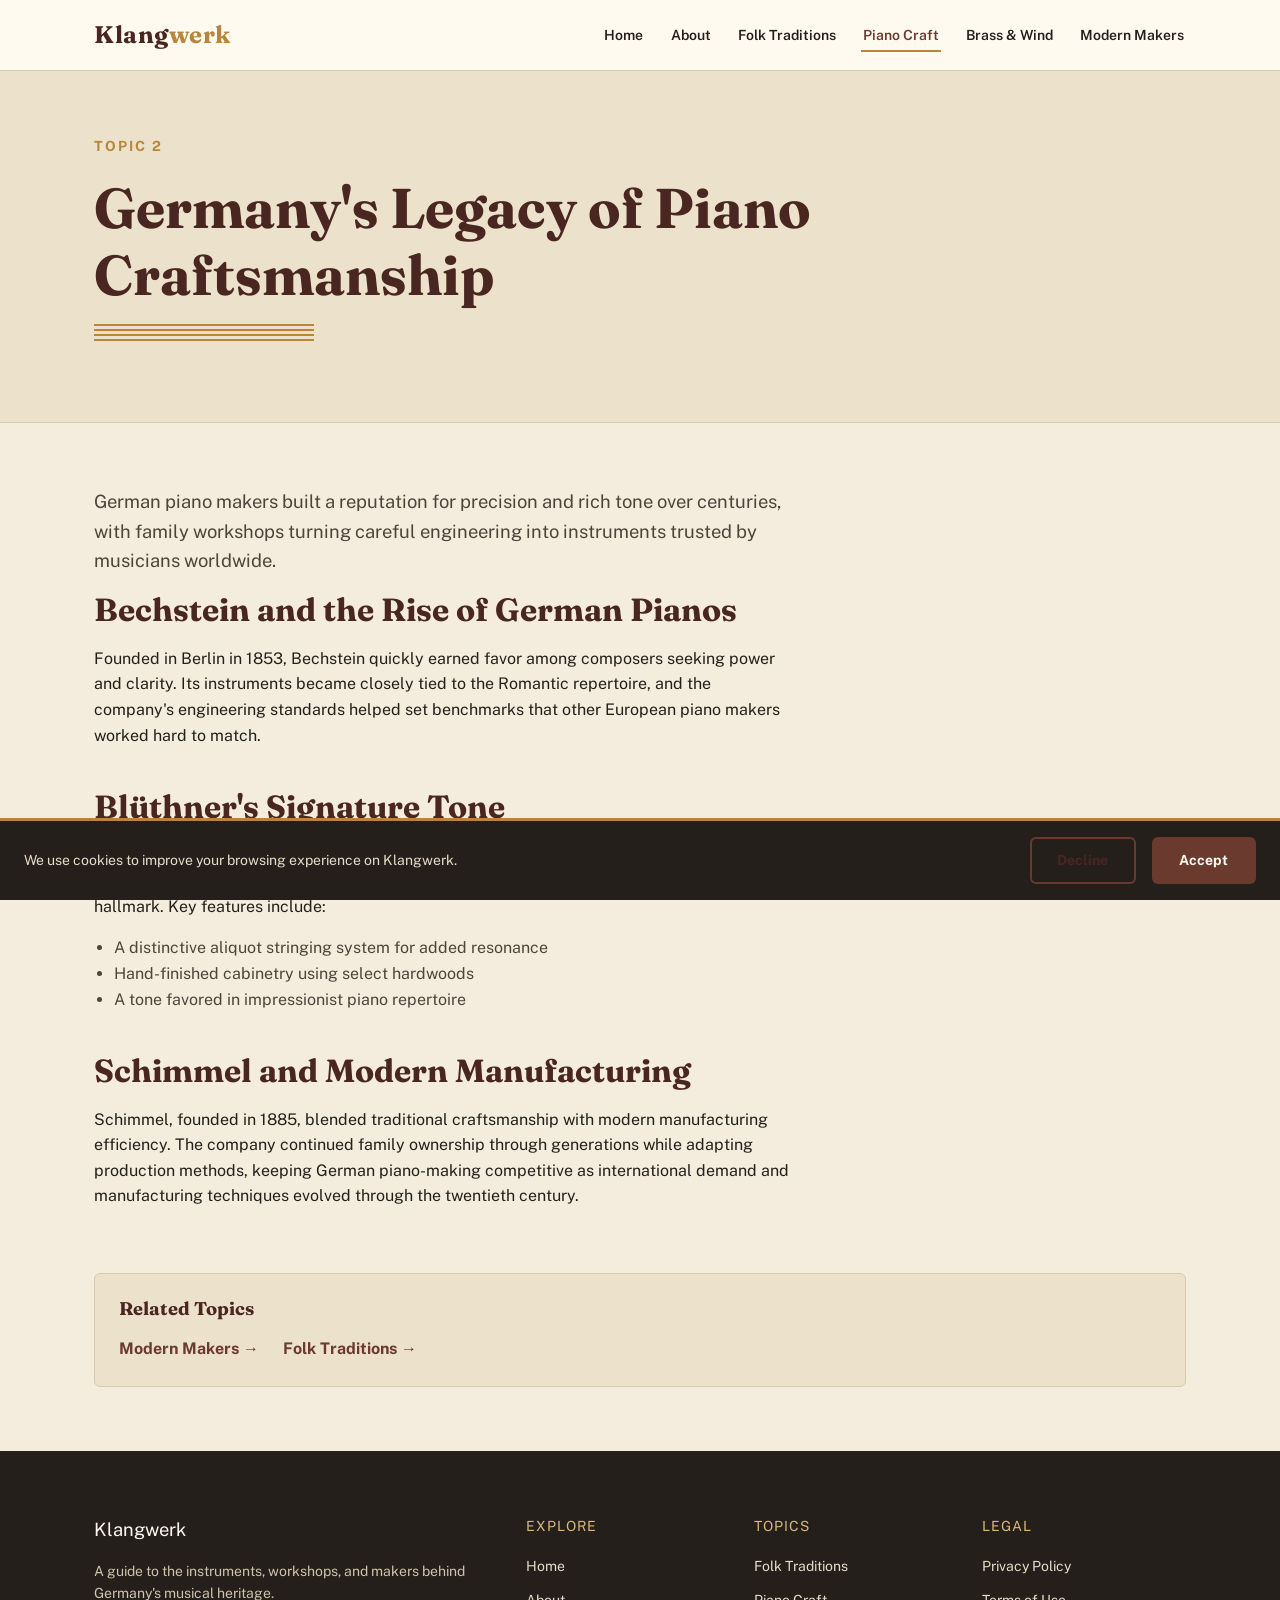
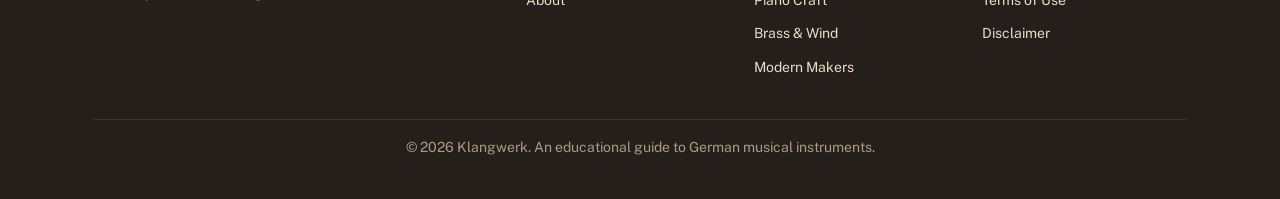
<file: topic-2.html>
<!DOCTYPE html>
<html lang="en">
<head>
  <meta charset="UTF-8">
  <meta name="viewport" content="width=device-width, initial-scale=1.0">
  <title>Piano Craft — Musical Instruments of Germany</title>
  <meta name="description" content="How Bechstein, Blüthner, and Schimmel built Germany's reputation for precision piano-making.">
  <link rel="stylesheet" href="assets/style.css">
</head>
<body>

  <header class="site-header">
    <div class="site-header__inner">
      <a href="index.html" class="site-header__logo">Klang<span>werk</span></a>
      <button class="nav-toggle" aria-label="Toggle navigation" aria-expanded="false">
        <span class="nav-toggle__bar"></span>
        <span class="nav-toggle__bar"></span>
        <span class="nav-toggle__bar"></span>
      </button>
      <nav class="site-nav" aria-label="Primary">
        <ul class="site-nav__list">
          <li><a href="index.html" class="site-nav__link">Home</a></li>
          <li><a href="about.html" class="site-nav__link">About</a></li>
          <li><a href="topic-1.html" class="site-nav__link">Folk Traditions</a></li>
          <li><a href="topic-2.html" class="site-nav__link">Piano Craft</a></li>
          <li><a href="topic-3.html" class="site-nav__link">Brass &amp; Wind</a></li>
          <li><a href="topic-4.html" class="site-nav__link">Modern Makers</a></li>
        </ul>
      </nav>
    </div>
  </header>

  <main id="main">
    <section class="page-header">
      <div class="container">
        <p class="page-header__eyebrow">Topic 2</p>
        <h1>Germany's Legacy of Piano Craftsmanship</h1>
        <div class="staff-divider" aria-hidden="true"></div>
      </div>
    </section>

    <section class="article">
      <div class="container">
        <p class="article__intro">German piano makers built a reputation for precision and rich tone over centuries, with family workshops turning careful engineering into instruments trusted by musicians worldwide.</p>

        <div class="article__section">
          <h2>Bechstein and the Rise of German Pianos</h2>
          <p>Founded in Berlin in 1853, Bechstein quickly earned favor among composers seeking power and clarity. Its instruments became closely tied to the Romantic repertoire, and the company's engineering standards helped set benchmarks that other European piano makers worked hard to match.</p>
        </div>

        <div class="article__section">
          <h2>Blüthner's Signature Tone</h2>
          <p>Blüthner, established in Leipzig in 1853, became known for a warm, singing tone admired by pianists such as Debussy. The firm's patented fourth-string resonance system remains a hallmark. Key features include:</p>
          <ul>
            <li>A distinctive aliquot stringing system for added resonance</li>
            <li>Hand-finished cabinetry using select hardwoods</li>
            <li>A tone favored in impressionist piano repertoire</li>
          </ul>
        </div>

        <div class="article__section">
          <h2>Schimmel and Modern Manufacturing</h2>
          <p>Schimmel, founded in 1885, blended traditional craftsmanship with modern manufacturing efficiency. The company continued family ownership through generations while adapting production methods, keeping German piano-making competitive as international demand and manufacturing techniques evolved through the twentieth century.</p>
        </div>

        <div class="related">
          <h2 class="related__title">Related Topics</h2>
          <ul class="related__list">
            <li><a href="topic-4.html" class="related__link">Modern Makers →</a></li>
            <li><a href="topic-1.html" class="related__link">Folk Traditions →</a></li>
          </ul>
        </div>
      </div>
    </section>
  </main>

  <footer class="site-footer">
    <div class="container">
      <div class="site-footer__grid">
        <div>
          <p class="site-footer__title">Klangwerk</p>
          <p class="site-footer__text">A guide to the instruments, workshops, and makers behind Germany's musical heritage.</p>
        </div>
        <div>
          <p class="site-footer__heading">Explore</p>
          <ul class="site-footer__list">
            <li><a href="index.html" class="site-footer__link">Home</a></li>
            <li><a href="about.html" class="site-footer__link">About</a></li>
          </ul>
        </div>
        <div>
          <p class="site-footer__heading">Topics</p>
          <ul class="site-footer__list">
            <li><a href="topic-1.html" class="site-footer__link">Folk Traditions</a></li>
            <li><a href="topic-2.html" class="site-footer__link">Piano Craft</a></li>
            <li><a href="topic-3.html" class="site-footer__link">Brass &amp; Wind</a></li>
            <li><a href="topic-4.html" class="site-footer__link">Modern Makers</a></li>
          </ul>
        </div>
        <div>
          <p class="site-footer__heading">Legal</p>
          <ul class="site-footer__list">
            <li><a href="privacy.html" class="site-footer__link">Privacy Policy</a></li>
            <li><a href="terms.html" class="site-footer__link">Terms of Use</a></li>
            <li><a href="disclaimer.html" class="site-footer__link">Disclaimer</a></li>
          </ul>
        </div>
      </div>
      <p class="site-footer__bottom">© 2026 Klangwerk. An educational guide to German musical instruments.</p>
    </div>
  </footer>

  <div class="cookie-banner" role="dialog" aria-live="polite">
    <p class="cookie-banner__text">We use cookies to improve your browsing experience on Klangwerk.</p>
    <div class="cookie-banner__actions">
      <button class="btn btn--secondary js-cookie-decline">Decline</button>
      <button class="btn btn--primary js-cookie-accept">Accept</button>
    </div>
  </div>

  <script src="assets/script.js"></script>
</body>
</html>
</file>
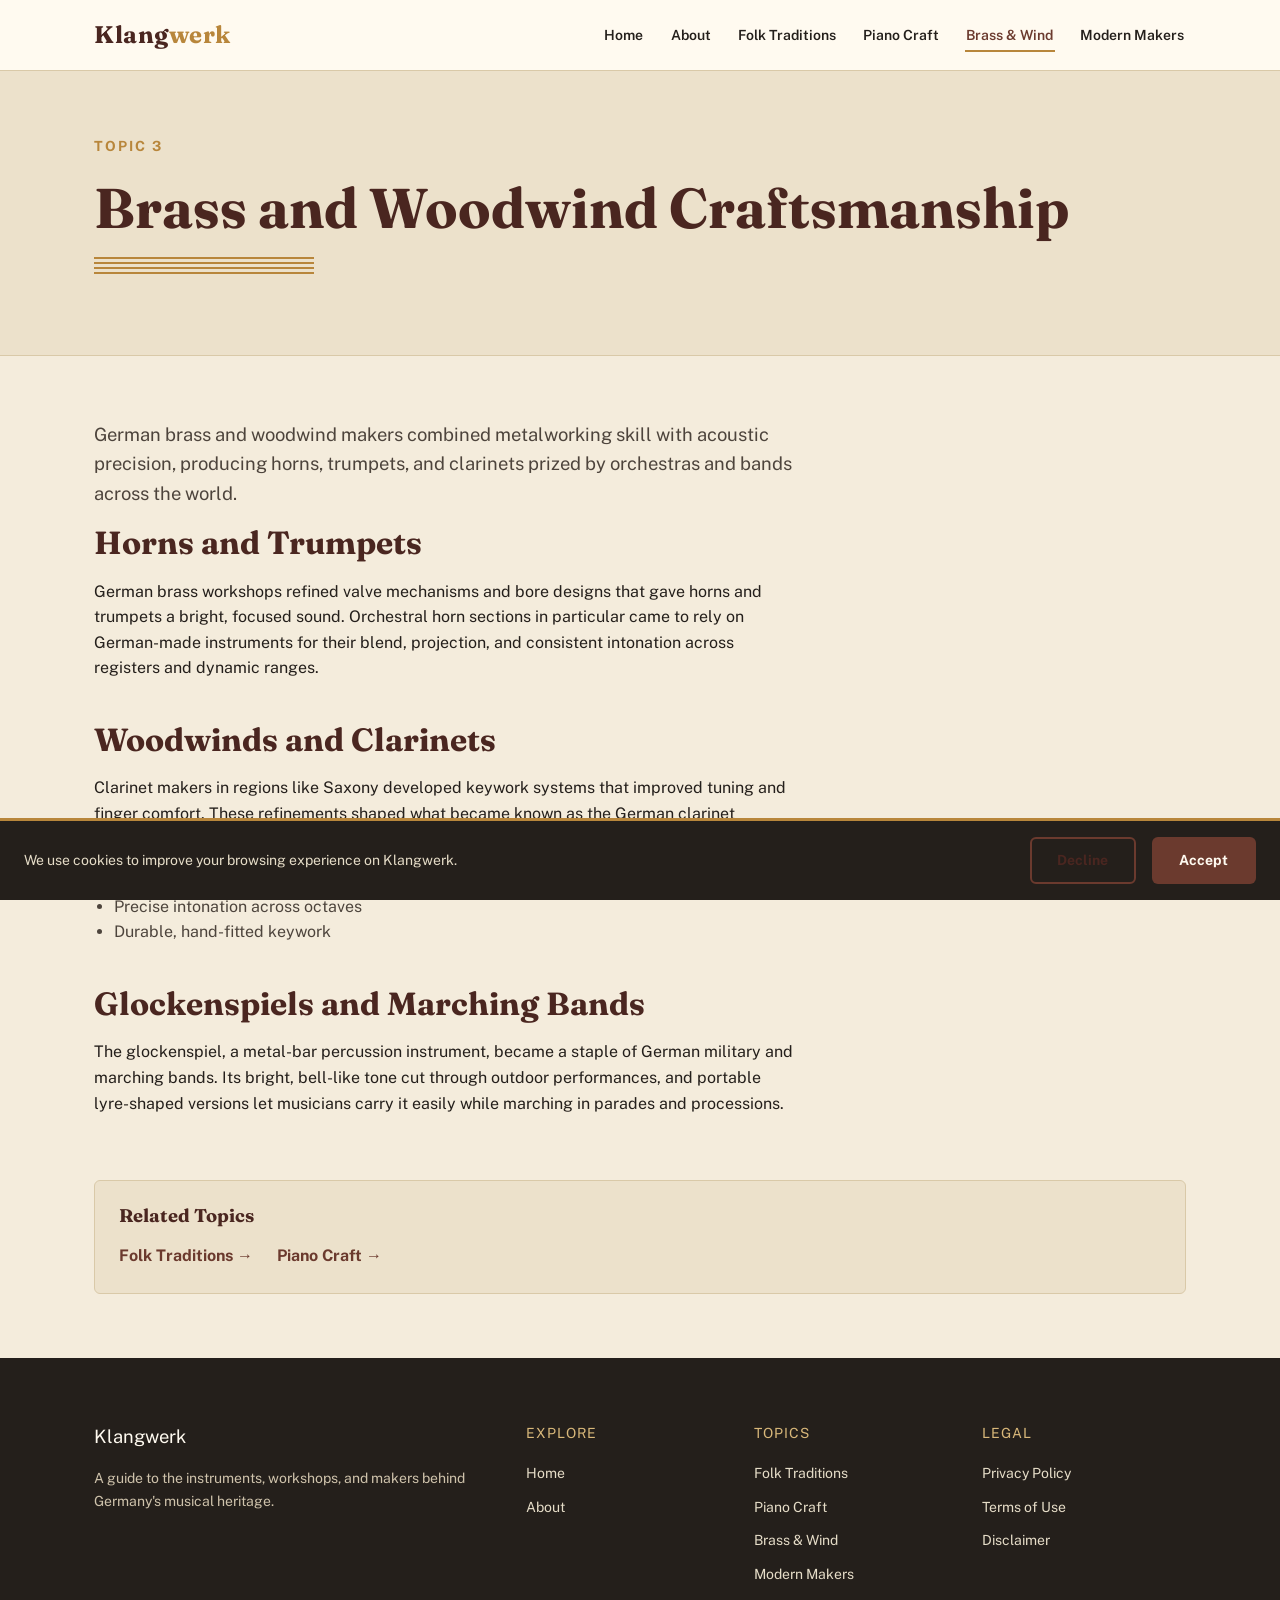
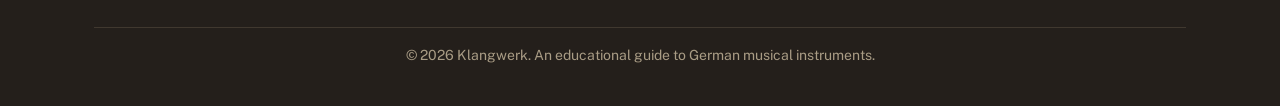
<file: topic-3.html>
<!DOCTYPE html>
<html lang="en">
<head>
  <meta charset="UTF-8">
  <meta name="viewport" content="width=device-width, initial-scale=1.0">
  <title>Brass &amp; Wind Instruments — Musical Instruments of Germany</title>
  <meta name="description" content="Trace the horns, trumpets, and woodwinds forged in German workshops for orchestras and marching bands.">
  <link rel="stylesheet" href="assets/style.css">
</head>
<body>

  <header class="site-header">
    <div class="site-header__inner">
      <a href="index.html" class="site-header__logo">Klang<span>werk</span></a>
      <button class="nav-toggle" aria-label="Toggle navigation" aria-expanded="false">
        <span class="nav-toggle__bar"></span>
        <span class="nav-toggle__bar"></span>
        <span class="nav-toggle__bar"></span>
      </button>
      <nav class="site-nav" aria-label="Primary">
        <ul class="site-nav__list">
          <li><a href="index.html" class="site-nav__link">Home</a></li>
          <li><a href="about.html" class="site-nav__link">About</a></li>
          <li><a href="topic-1.html" class="site-nav__link">Folk Traditions</a></li>
          <li><a href="topic-2.html" class="site-nav__link">Piano Craft</a></li>
          <li><a href="topic-3.html" class="site-nav__link">Brass &amp; Wind</a></li>
          <li><a href="topic-4.html" class="site-nav__link">Modern Makers</a></li>
        </ul>
      </nav>
    </div>
  </header>

  <main id="main">
    <section class="page-header">
      <div class="container">
        <p class="page-header__eyebrow">Topic 3</p>
        <h1>Brass and Woodwind Craftsmanship</h1>
        <div class="staff-divider" aria-hidden="true"></div>
      </div>
    </section>

    <section class="article">
      <div class="container">
        <p class="article__intro">German brass and woodwind makers combined metalworking skill with acoustic precision, producing horns, trumpets, and clarinets prized by orchestras and bands across the world.</p>

        <div class="article__section">
          <h2>Horns and Trumpets</h2>
          <p>German brass workshops refined valve mechanisms and bore designs that gave horns and trumpets a bright, focused sound. Orchestral horn sections in particular came to rely on German-made instruments for their blend, projection, and consistent intonation across registers and dynamic ranges.</p>
        </div>

        <div class="article__section">
          <h2>Woodwinds and Clarinets</h2>
          <p>Clarinet makers in regions like Saxony developed keywork systems that improved tuning and finger comfort. These refinements shaped what became known as the German clarinet system, still preferred by many orchestral players for its:</p>
          <ul>
            <li>Dark, rounded tonal character</li>
            <li>Precise intonation across octaves</li>
            <li>Durable, hand-fitted keywork</li>
          </ul>
        </div>

        <div class="article__section">
          <h2>Glockenspiels and Marching Bands</h2>
          <p>The glockenspiel, a metal-bar percussion instrument, became a staple of German military and marching bands. Its bright, bell-like tone cut through outdoor performances, and portable lyre-shaped versions let musicians carry it easily while marching in parades and processions.</p>
        </div>

        <div class="related">
          <h2 class="related__title">Related Topics</h2>
          <ul class="related__list">
            <li><a href="topic-1.html" class="related__link">Folk Traditions →</a></li>
            <li><a href="topic-2.html" class="related__link">Piano Craft →</a></li>
          </ul>
        </div>
      </div>
    </section>
  </main>

  <footer class="site-footer">
    <div class="container">
      <div class="site-footer__grid">
        <div>
          <p class="site-footer__title">Klangwerk</p>
          <p class="site-footer__text">A guide to the instruments, workshops, and makers behind Germany's musical heritage.</p>
        </div>
        <div>
          <p class="site-footer__heading">Explore</p>
          <ul class="site-footer__list">
            <li><a href="index.html" class="site-footer__link">Home</a></li>
            <li><a href="about.html" class="site-footer__link">About</a></li>
          </ul>
        </div>
        <div>
          <p class="site-footer__heading">Topics</p>
          <ul class="site-footer__list">
            <li><a href="topic-1.html" class="site-footer__link">Folk Traditions</a></li>
            <li><a href="topic-2.html" class="site-footer__link">Piano Craft</a></li>
            <li><a href="topic-3.html" class="site-footer__link">Brass &amp; Wind</a></li>
            <li><a href="topic-4.html" class="site-footer__link">Modern Makers</a></li>
          </ul>
        </div>
        <div>
          <p class="site-footer__heading">Legal</p>
          <ul class="site-footer__list">
            <li><a href="privacy.html" class="site-footer__link">Privacy Policy</a></li>
            <li><a href="terms.html" class="site-footer__link">Terms of Use</a></li>
            <li><a href="disclaimer.html" class="site-footer__link">Disclaimer</a></li>
          </ul>
        </div>
      </div>
      <p class="site-footer__bottom">© 2026 Klangwerk. An educational guide to German musical instruments.</p>
    </div>
  </footer>

  <div class="cookie-banner" role="dialog" aria-live="polite">
    <p class="cookie-banner__text">We use cookies to improve your browsing experience on Klangwerk.</p>
    <div class="cookie-banner__actions">
      <button class="btn btn--secondary js-cookie-decline">Decline</button>
      <button class="btn btn--primary js-cookie-accept">Accept</button>
    </div>
  </div>

  <script src="assets/script.js"></script>
</body>
</html>
</file>
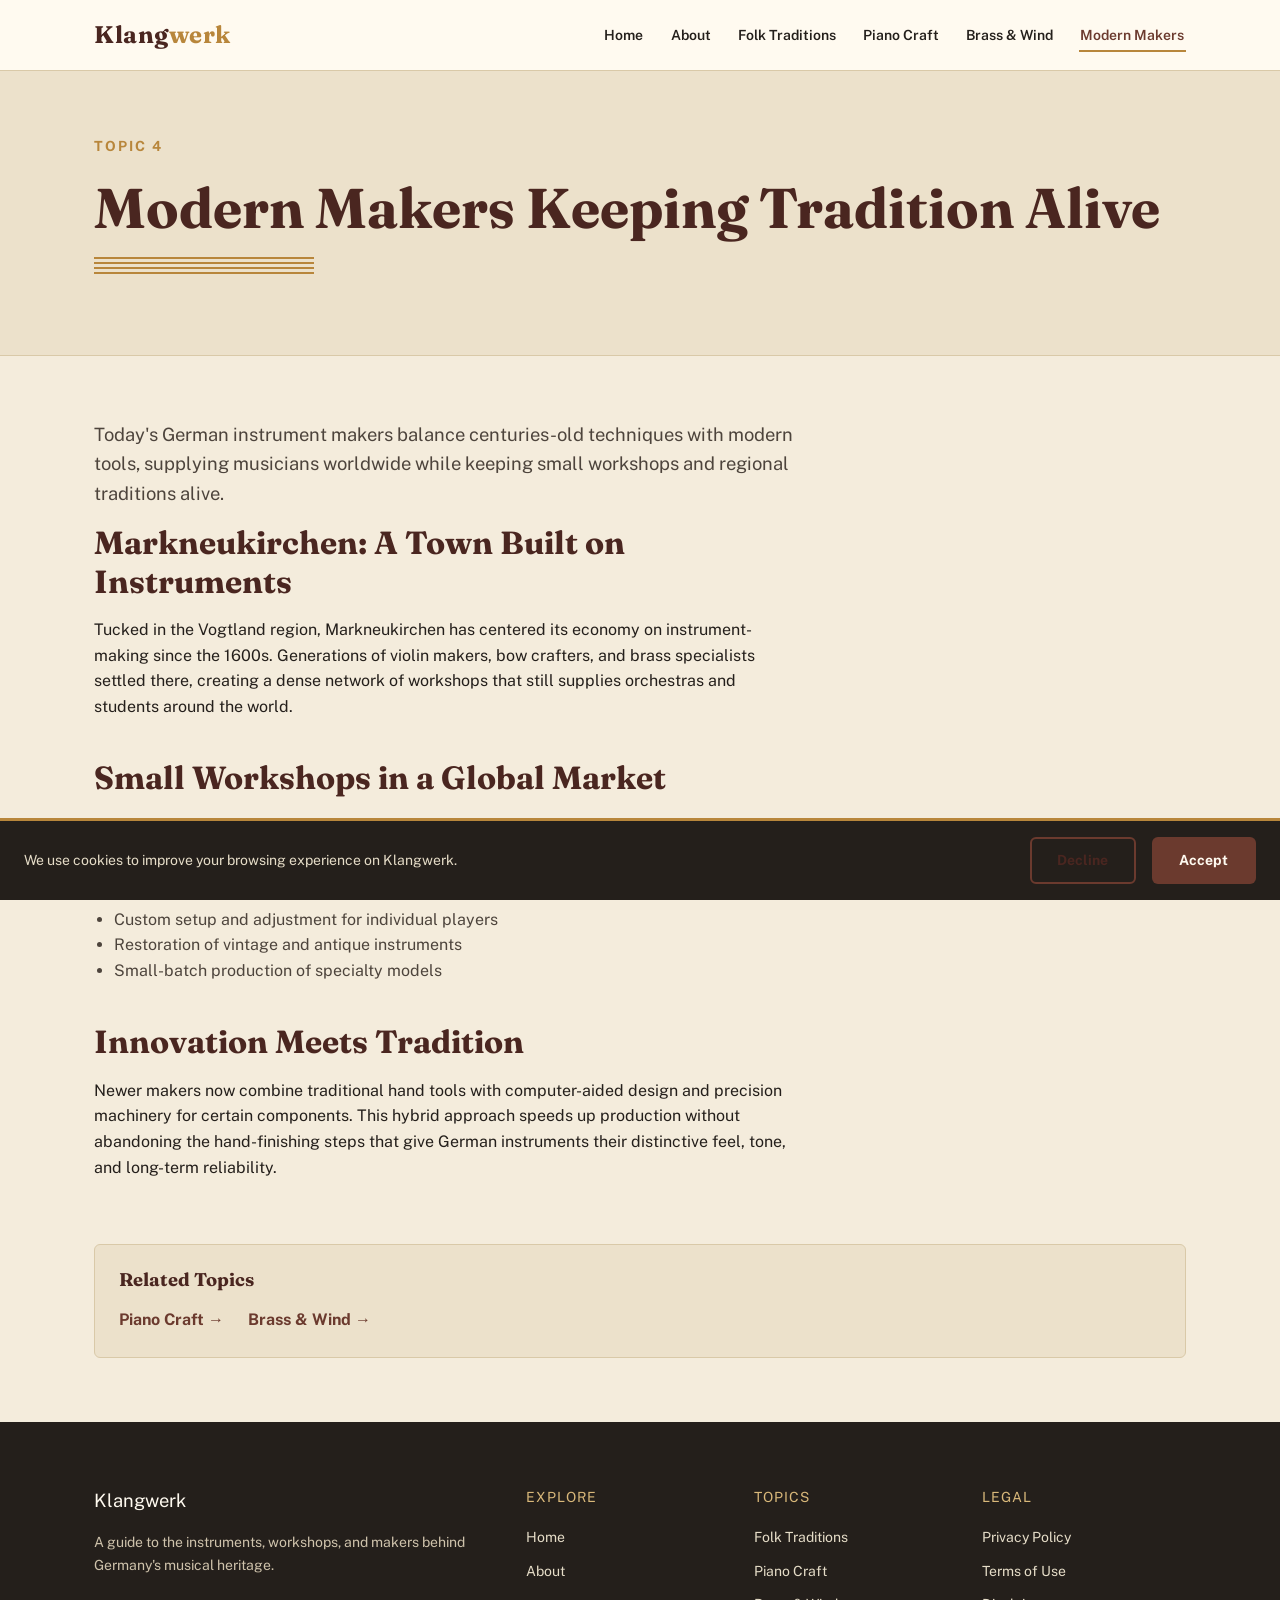
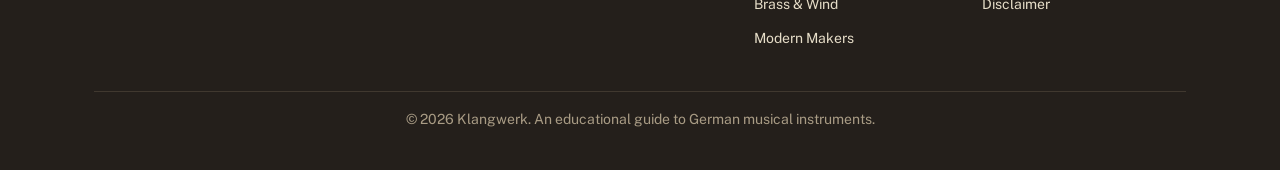
<file: topic-4.html>
<!DOCTYPE html>
<html lang="en">
<head>
  <meta charset="UTF-8">
  <meta name="viewport" content="width=device-width, initial-scale=1.0">
  <title>Modern Makers — Musical Instruments of Germany</title>
  <meta name="description" content="How towns like Markneukirchen keep instrument-making traditions alive today, blending craft with modern techniques.">
  <link rel="stylesheet" href="assets/style.css">
</head>
<body>

  <header class="site-header">
    <div class="site-header__inner">
      <a href="index.html" class="site-header__logo">Klang<span>werk</span></a>
      <button class="nav-toggle" aria-label="Toggle navigation" aria-expanded="false">
        <span class="nav-toggle__bar"></span>
        <span class="nav-toggle__bar"></span>
        <span class="nav-toggle__bar"></span>
      </button>
      <nav class="site-nav" aria-label="Primary">
        <ul class="site-nav__list">
          <li><a href="index.html" class="site-nav__link">Home</a></li>
          <li><a href="about.html" class="site-nav__link">About</a></li>
          <li><a href="topic-1.html" class="site-nav__link">Folk Traditions</a></li>
          <li><a href="topic-2.html" class="site-nav__link">Piano Craft</a></li>
          <li><a href="topic-3.html" class="site-nav__link">Brass &amp; Wind</a></li>
          <li><a href="topic-4.html" class="site-nav__link">Modern Makers</a></li>
        </ul>
      </nav>
    </div>
  </header>

  <main id="main">
    <section class="page-header">
      <div class="container">
        <p class="page-header__eyebrow">Topic 4</p>
        <h1>Modern Makers Keeping Tradition Alive</h1>
        <div class="staff-divider" aria-hidden="true"></div>
      </div>
    </section>

    <section class="article">
      <div class="container">
        <p class="article__intro">Today's German instrument makers balance centuries-old techniques with modern tools, supplying musicians worldwide while keeping small workshops and regional traditions alive.</p>

        <div class="article__section">
          <h2>Markneukirchen: A Town Built on Instruments</h2>
          <p>Tucked in the Vogtland region, Markneukirchen has centered its economy on instrument-making since the 1600s. Generations of violin makers, bow crafters, and brass specialists settled there, creating a dense network of workshops that still supplies orchestras and students around the world.</p>
        </div>

        <div class="article__section">
          <h2>Small Workshops in a Global Market</h2>
          <p>Independent workshops compete with large manufacturers by focusing on custom fittings, restoration, and specialty repairs. Many makers maintain close relationships with professional musicians, offering services such as:</p>
          <ul>
            <li>Custom setup and adjustment for individual players</li>
            <li>Restoration of vintage and antique instruments</li>
            <li>Small-batch production of specialty models</li>
          </ul>
        </div>

        <div class="article__section">
          <h2>Innovation Meets Tradition</h2>
          <p>Newer makers now combine traditional hand tools with computer-aided design and precision machinery for certain components. This hybrid approach speeds up production without abandoning the hand-finishing steps that give German instruments their distinctive feel, tone, and long-term reliability.</p>
        </div>

        <div class="related">
          <h2 class="related__title">Related Topics</h2>
          <ul class="related__list">
            <li><a href="topic-2.html" class="related__link">Piano Craft →</a></li>
            <li><a href="topic-3.html" class="related__link">Brass &amp; Wind →</a></li>
          </ul>
        </div>
      </div>
    </section>
  </main>

  <footer class="site-footer">
    <div class="container">
      <div class="site-footer__grid">
        <div>
          <p class="site-footer__title">Klangwerk</p>
          <p class="site-footer__text">A guide to the instruments, workshops, and makers behind Germany's musical heritage.</p>
        </div>
        <div>
          <p class="site-footer__heading">Explore</p>
          <ul class="site-footer__list">
            <li><a href="index.html" class="site-footer__link">Home</a></li>
            <li><a href="about.html" class="site-footer__link">About</a></li>
          </ul>
        </div>
        <div>
          <p class="site-footer__heading">Topics</p>
          <ul class="site-footer__list">
            <li><a href="topic-1.html" class="site-footer__link">Folk Traditions</a></li>
            <li><a href="topic-2.html" class="site-footer__link">Piano Craft</a></li>
            <li><a href="topic-3.html" class="site-footer__link">Brass &amp; Wind</a></li>
            <li><a href="topic-4.html" class="site-footer__link">Modern Makers</a></li>
          </ul>
        </div>
        <div>
          <p class="site-footer__heading">Legal</p>
          <ul class="site-footer__list">
            <li><a href="privacy.html" class="site-footer__link">Privacy Policy</a></li>
            <li><a href="terms.html" class="site-footer__link">Terms of Use</a></li>
            <li><a href="disclaimer.html" class="site-footer__link">Disclaimer</a></li>
          </ul>
        </div>
      </div>
      <p class="site-footer__bottom">© 2026 Klangwerk. An educational guide to German musical instruments.</p>
    </div>
  </footer>

  <div class="cookie-banner" role="dialog" aria-live="polite">
    <p class="cookie-banner__text">We use cookies to improve your browsing experience on Klangwerk.</p>
    <div class="cookie-banner__actions">
      <button class="btn btn--secondary js-cookie-decline">Decline</button>
      <button class="btn btn--primary js-cookie-accept">Accept</button>
    </div>
  </div>

  <script src="assets/script.js"></script>
</body>
</html>
</file>
<file: assets/style.css>
/* =========================================================
   Klangwerk — Musical Instruments of Germany
   Stylesheet: variables, base, layout, components (BEM)
   ========================================================= */

@import url('https://fonts.googleapis.com/css2?family=Fraunces:opsz,wght@9..144,400;9..144,500;9..144,600;9..144,700&family=Public+Sans:wght@400;500;600;700&display=swap');

/* -------------------- Design Tokens -------------------- */
:root {
  /* Brand colors: mahogany (instrument wood) + brass (horn & keywork) */
  --color-mahogany: #6b3a2e;
  --color-mahogany-dark: #4a2620;
  --color-brass: #b8863b;
  --color-brass-light: #d9b87a;
  --color-spruce: #2f3b30;

  --color-cream: #f4ecdc;
  --color-cream-alt: #ece1cb;
  --color-ink: #241f1b;
  --color-ink-soft: #4d443c;
  --color-white: #fffaf0;
  --color-border: #d9c9a8;

  /* Typography */
  --font-display: 'Fraunces', Georgia, serif;
  --font-body: 'Public Sans', -apple-system, Segoe UI, sans-serif;

  --text-sm: 0.875rem;
  --text-base: 1rem;
  --text-lg: 1.15rem;
  --text-xl: 1.5rem;
  --text-2xl: 2rem;
  --text-3xl: 2.75rem;
  --text-4xl: 3.5rem;

  /* Spacing */
  --space-xs: 0.5rem;
  --space-sm: 1rem;
  --space-md: 1.5rem;
  --space-lg: 2.5rem;
  --space-xl: 4rem;
  --space-2xl: 6rem;

  --radius: 6px;
  --max-width: 1140px;
}

/* -------------------- Reset & Base -------------------- */
*, *::before, *::after { box-sizing: border-box; }
html { scroll-behavior: smooth; }
body {
  margin: 0;
  font-family: var(--font-body);
  color: var(--color-ink);
  background: var(--color-cream);
  line-height: 1.6;
  font-size: var(--text-base);
}
img { max-width: 100%; display: block; }
a { color: var(--color-mahogany); text-decoration: none; }
a:hover { color: var(--color-brass); }
ul { padding-left: 1.25rem; }
h1, h2, h3 {
  font-family: var(--font-display);
  color: var(--color-mahogany-dark);
  line-height: 1.2;
  margin: 0 0 var(--space-sm);
}
h1 { font-size: var(--text-4xl); }
h2 { font-size: var(--text-2xl); }
h3 { font-size: var(--text-xl); }
p { margin: 0 0 var(--space-sm); }

:focus-visible {
  outline: 3px solid var(--color-brass);
  outline-offset: 2px;
}

.container {
  max-width: var(--max-width);
  margin: 0 auto;
  padding: 0 var(--space-md);
}

/* Signature element: staff-line divider, echoing sheet-music staves */
.staff-divider {
  width: 100%;
  max-width: 220px;
  margin: var(--space-sm) 0 var(--space-lg);
  height: 18px;
  background: repeating-linear-gradient(
    to bottom,
    var(--color-brass) 0px, var(--color-brass) 2px,
    transparent 2px, transparent 5px
  );
}
.staff-divider--center { margin-left: auto; margin-right: auto; }

/* -------------------- Site Header -------------------- */
.site-header {
  background: var(--color-white);
  border-bottom: 1px solid var(--color-border);
  position: sticky;
  top: 0;
  z-index: 50;
}
.site-header__inner {
  max-width: var(--max-width);
  margin: 0 auto;
  padding: var(--space-sm) var(--space-md);
  display: flex;
  align-items: center;
  justify-content: space-between;
}
.site-header__logo {
  font-family: var(--font-display);
  font-weight: 700;
  font-size: var(--text-xl);
  color: var(--color-mahogany-dark);
  letter-spacing: 0.5px;
}
.site-header__logo span { color: var(--color-brass); }

.site-nav {
  display: flex;
  align-items: center;
}
.site-nav__list {
  list-style: none;
  display: flex;
  gap: var(--space-md);
  margin: 0;
  padding: 0;
}
.site-nav__link {
  font-weight: 600;
  font-size: var(--text-sm);
  color: var(--color-ink);
  padding: 0.4rem 0.1rem;
  border-bottom: 2px solid transparent;
}
.site-nav__link:hover,
.site-nav__link--active {
  color: var(--color-mahogany);
  border-bottom-color: var(--color-brass);
}

.nav-toggle {
  display: none;
  flex-direction: column;
  justify-content: center;
  gap: 5px;
  width: 32px;
  height: 32px;
  background: none;
  border: none;
  cursor: pointer;
}
.nav-toggle__bar {
  width: 100%;
  height: 3px;
  background: var(--color-mahogany-dark);
  border-radius: 2px;
}

/* -------------------- Buttons -------------------- */
.btn {
  display: inline-block;
  font-family: var(--font-body);
  font-weight: 700;
  font-size: var(--text-sm);
  padding: 0.85rem 1.6rem;
  border-radius: var(--radius);
  border: 2px solid transparent;
  cursor: pointer;
  text-align: center;
}
.btn--primary {
  background: var(--color-mahogany);
  color: var(--color-white);
}
.btn--primary:hover { background: var(--color-mahogany-dark); color: var(--color-white); }
.btn--secondary {
  background: transparent;
  border-color: var(--color-mahogany);
  color: var(--color-mahogany-dark);
}
.btn--secondary:hover { background: var(--color-brass-light); border-color: var(--color-brass-light); }

/* -------------------- Hero -------------------- */
.hero {
  background: linear-gradient(180deg, var(--color-cream-alt), var(--color-cream));
  padding: var(--space-2xl) 0 var(--space-xl);
  border-bottom: 1px solid var(--color-border);
}
.hero__inner {
  max-width: var(--max-width);
  margin: 0 auto;
  padding: 0 var(--space-md);
  max-width: 720px;
}
.hero__eyebrow {
  font-weight: 700;
  letter-spacing: 2px;
  text-transform: uppercase;
  font-size: var(--text-sm);
  color: var(--color-brass);
}
.hero__title { margin-top: var(--space-xs); }
.hero__subtitle {
  font-size: var(--text-lg);
  color: var(--color-ink-soft);
  max-width: 60ch;
}
.hero__actions {
  display: flex;
  gap: var(--space-sm);
  flex-wrap: wrap;
  margin-top: var(--space-md);
}

/* -------------------- Section base -------------------- */
.section { padding: var(--space-xl) 0; }
.section--alt { background: var(--color-cream-alt); }
.section__header { max-width: 640px; margin-bottom: var(--space-lg); }
.section__header p { color: var(--color-ink-soft); }

/* -------------------- Features -------------------- */
.features__grid {
  display: grid;
  grid-template-columns: repeat(3, 1fr);
  gap: var(--space-md);
}
.feature-card {
  background: var(--color-white);
  border: 1px solid var(--color-border);
  border-radius: var(--radius);
  padding: var(--space-md);
}
.feature-card__badge {
  display: inline-flex;
  align-items: center;
  justify-content: center;
  width: 42px;
  height: 42px;
  border-radius: 50%;
  background: var(--color-brass-light);
  color: var(--color-mahogany-dark);
  font-family: var(--font-display);
  font-weight: 700;
  margin-bottom: var(--space-sm);
}
.feature-card__title { font-size: var(--text-lg); margin-bottom: var(--space-xs); }
.feature-card__text { color: var(--color-ink-soft); font-size: var(--text-sm); margin: 0; }

/* -------------------- Topic cards -------------------- */
.topics__grid {
  display: grid;
  grid-template-columns: repeat(4, 1fr);
  gap: var(--space-md);
}
.topic-card {
  background: var(--color-white);
  border: 1px solid var(--color-border);
  border-radius: var(--radius);
  padding: var(--space-md);
  display: flex;
  flex-direction: column;
  height: 100%;
}
.topic-card__label {
  font-size: var(--text-sm);
  font-weight: 700;
  color: var(--color-brass);
  text-transform: uppercase;
  letter-spacing: 1px;
  margin-bottom: var(--space-xs);
}
.topic-card__title { font-size: var(--text-lg); margin-bottom: var(--space-xs); }
.topic-card__text {
  color: var(--color-ink-soft);
  font-size: var(--text-sm);
  flex-grow: 1;
}
.topic-card__link { font-weight: 700; font-size: var(--text-sm); margin-top: var(--space-sm); }

/* -------------------- Stats -------------------- */
.stats {
  background: var(--color-spruce);
  color: var(--color-white);
}
.stats__grid {
  display: grid;
  grid-template-columns: repeat(3, 1fr);
  gap: var(--space-md);
  text-align: center;
}
.stat__number {
  font-family: var(--font-display);
  font-size: var(--text-3xl);
  color: var(--color-brass-light);
  display: block;
}
.stat__label {
  font-size: var(--text-sm);
  color: var(--color-white);
  opacity: 0.85;
}

/* -------------------- CTA band -------------------- */
.cta-band {
  background: var(--color-mahogany);
  color: var(--color-white);
  text-align: center;
  padding: var(--space-xl) 0;
}
.cta-band h2 { color: var(--color-white); }
.cta-band p { color: var(--color-brass-light); max-width: 50ch; margin: 0 auto var(--space-md); }

/* -------------------- Footer -------------------- */
.site-footer {
  background: var(--color-ink);
  color: var(--color-white);
  padding: var(--space-xl) 0 var(--space-md);
}
.site-footer__grid {
  display: grid;
  grid-template-columns: 2fr 1fr 1fr 1fr;
  gap: var(--space-md);
  margin-bottom: var(--space-lg);
}
.site-footer__title { color: var(--color-white); font-size: var(--text-lg); }
.site-footer__text { color: #cfc3ac; font-size: var(--text-sm); }
.site-footer__heading {
  font-size: var(--text-sm);
  text-transform: uppercase;
  letter-spacing: 1px;
  color: var(--color-brass-light);
  margin-bottom: var(--space-sm);
}
.site-footer__list { list-style: none; padding: 0; margin: 0; display: flex; flex-direction: column; gap: 0.5rem; }
.site-footer__link { color: #e6ddc8; font-size: var(--text-sm); }
.site-footer__link:hover { color: var(--color-brass-light); }
.site-footer__bottom {
  border-top: 1px solid #40382f;
  padding-top: var(--space-sm);
  font-size: var(--text-sm);
  color: #a99c85;
  text-align: center;
}

/* -------------------- Page header (inner pages) -------------------- */
.page-header {
  background: var(--color-cream-alt);
  border-bottom: 1px solid var(--color-border);
  padding: var(--space-xl) 0 var(--space-lg);
}
.page-header__eyebrow {
  text-transform: uppercase;
  letter-spacing: 2px;
  font-size: var(--text-sm);
  font-weight: 700;
  color: var(--color-brass);
}

/* -------------------- Article / topic content -------------------- */
.article { padding: var(--space-xl) 0; }
.article__intro {
  font-size: var(--text-lg);
  color: var(--color-ink-soft);
  max-width: 65ch;
}
.article__section { margin-bottom: var(--space-lg); max-width: 70ch; }
.article__section ul { color: var(--color-ink-soft); }

.related {
  background: var(--color-cream-alt);
  border: 1px solid var(--color-border);
  border-radius: var(--radius);
  padding: var(--space-md);
  margin-top: var(--space-xl);
}
.related__title { font-size: var(--text-lg); margin-bottom: var(--space-sm); }
.related__list {
  list-style: none;
  padding: 0;
  margin: 0;
  display: flex;
  gap: var(--space-md);
  flex-wrap: wrap;
}
.related__link { font-weight: 700; }

/* -------------------- About page -------------------- */
.about-block { max-width: 70ch; margin-bottom: var(--space-lg); }
.about__bullets { list-style: none; padding: 0; display: grid; gap: var(--space-sm); }
.about__bullets li {
  background: var(--color-white);
  border-left: 4px solid var(--color-brass);
  padding: var(--space-sm);
  border-radius: var(--radius);
}

/* -------------------- Legal pages -------------------- */
.legal { max-width: 65ch; padding: var(--space-xl) 0 var(--space-2xl); }

/* -------------------- Cookie banner -------------------- */
.cookie-banner {
  position: fixed;
  bottom: 0;
  left: 0;
  right: 0;
  background: var(--color-ink);
  color: var(--color-white);
  padding: var(--space-sm) var(--space-md);
  display: none;
  align-items: center;
  justify-content: space-between;
  gap: var(--space-md);
  flex-wrap: wrap;
  z-index: 100;
  border-top: 3px solid var(--color-brass);
}
.cookie-banner--visible { display: flex; }
.cookie-banner__text { font-size: var(--text-sm); margin: 0; color: #e6ddc8; }
.cookie-banner__actions { display: flex; gap: var(--space-sm); }

/* -------------------- Responsive -------------------- */
@media (max-width: 900px) {
  .features__grid { grid-template-columns: repeat(2, 1fr); }
  .topics__grid { grid-template-columns: repeat(2, 1fr); }
  .site-footer__grid { grid-template-columns: 1fr 1fr; }
}

@media (max-width: 700px) {
  h1 { font-size: var(--text-3xl); }
  .nav-toggle { display: flex; }
  .site-nav {
    position: absolute;
    top: 100%;
    left: 0;
    right: 0;
    background: var(--color-white);
    border-bottom: 1px solid var(--color-border);
    display: none;
    flex-direction: column;
    padding: var(--space-sm) var(--space-md);
  }
  .site-nav--open { display: flex; }
  .site-nav__list { flex-direction: column; gap: var(--space-sm); }
  .features__grid,
  .topics__grid,
  .stats__grid { grid-template-columns: 1fr; }
  .site-footer__grid { grid-template-columns: 1fr; }
  .hero__actions { flex-direction: column; }
  .hero__actions .btn { width: 100%; }
}
</file>
